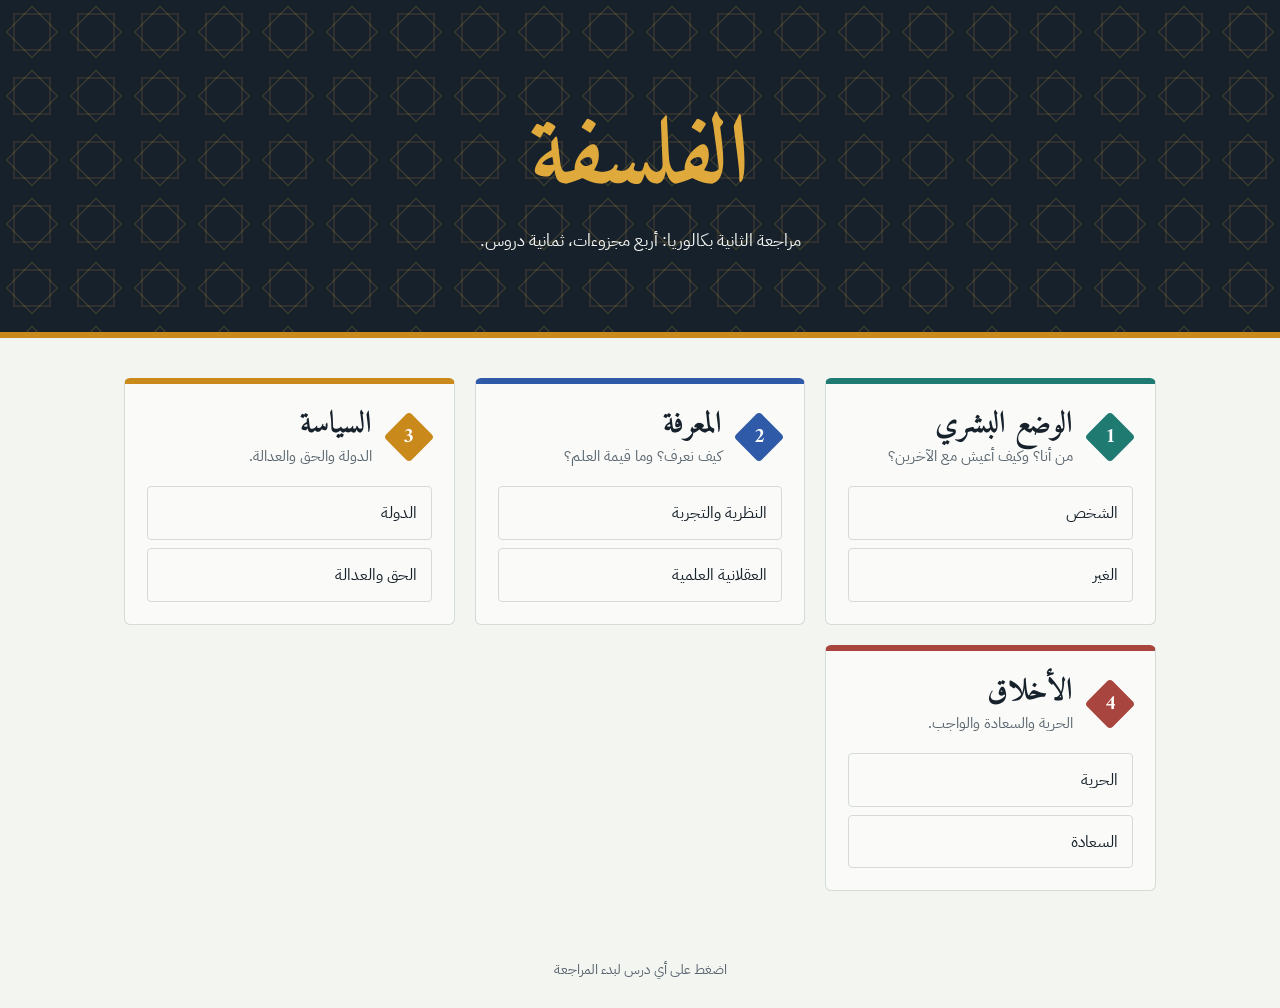
<file: index.html>
<!doctype html><html lang="ar" dir="rtl"><head><meta charset="utf-8">
<meta name="viewport" content="width=device-width,initial-scale=1"><title>الفلسفة · الثانية بكالوريا</title>
<link rel="preconnect" href="https://fonts.googleapis.com"><link href="https://fonts.googleapis.com/css2?family=Amiri:wght@400;700&family=IBM+Plex+Sans+Arabic:wght@400;500;600;700&display=swap" rel="stylesheet"><link rel="stylesheet" href="assets/site.css"><link rel="stylesheet" href="assets/home.css"></head>
<body><header class="hero"><div class="wrap"><h1>الفلسفة</h1><p class="lede">مراجعة الثانية بكالوريا: أربع مجزوءات، ثمانية دروس.</p></div></header>
<main class="wrap"><div id="units"></div></main><footer>اضغط على أي درس لبدء المراجعة</footer>
<script src="assets/config.js"></script><script src="assets/app.js"></script></body></html>
</file>
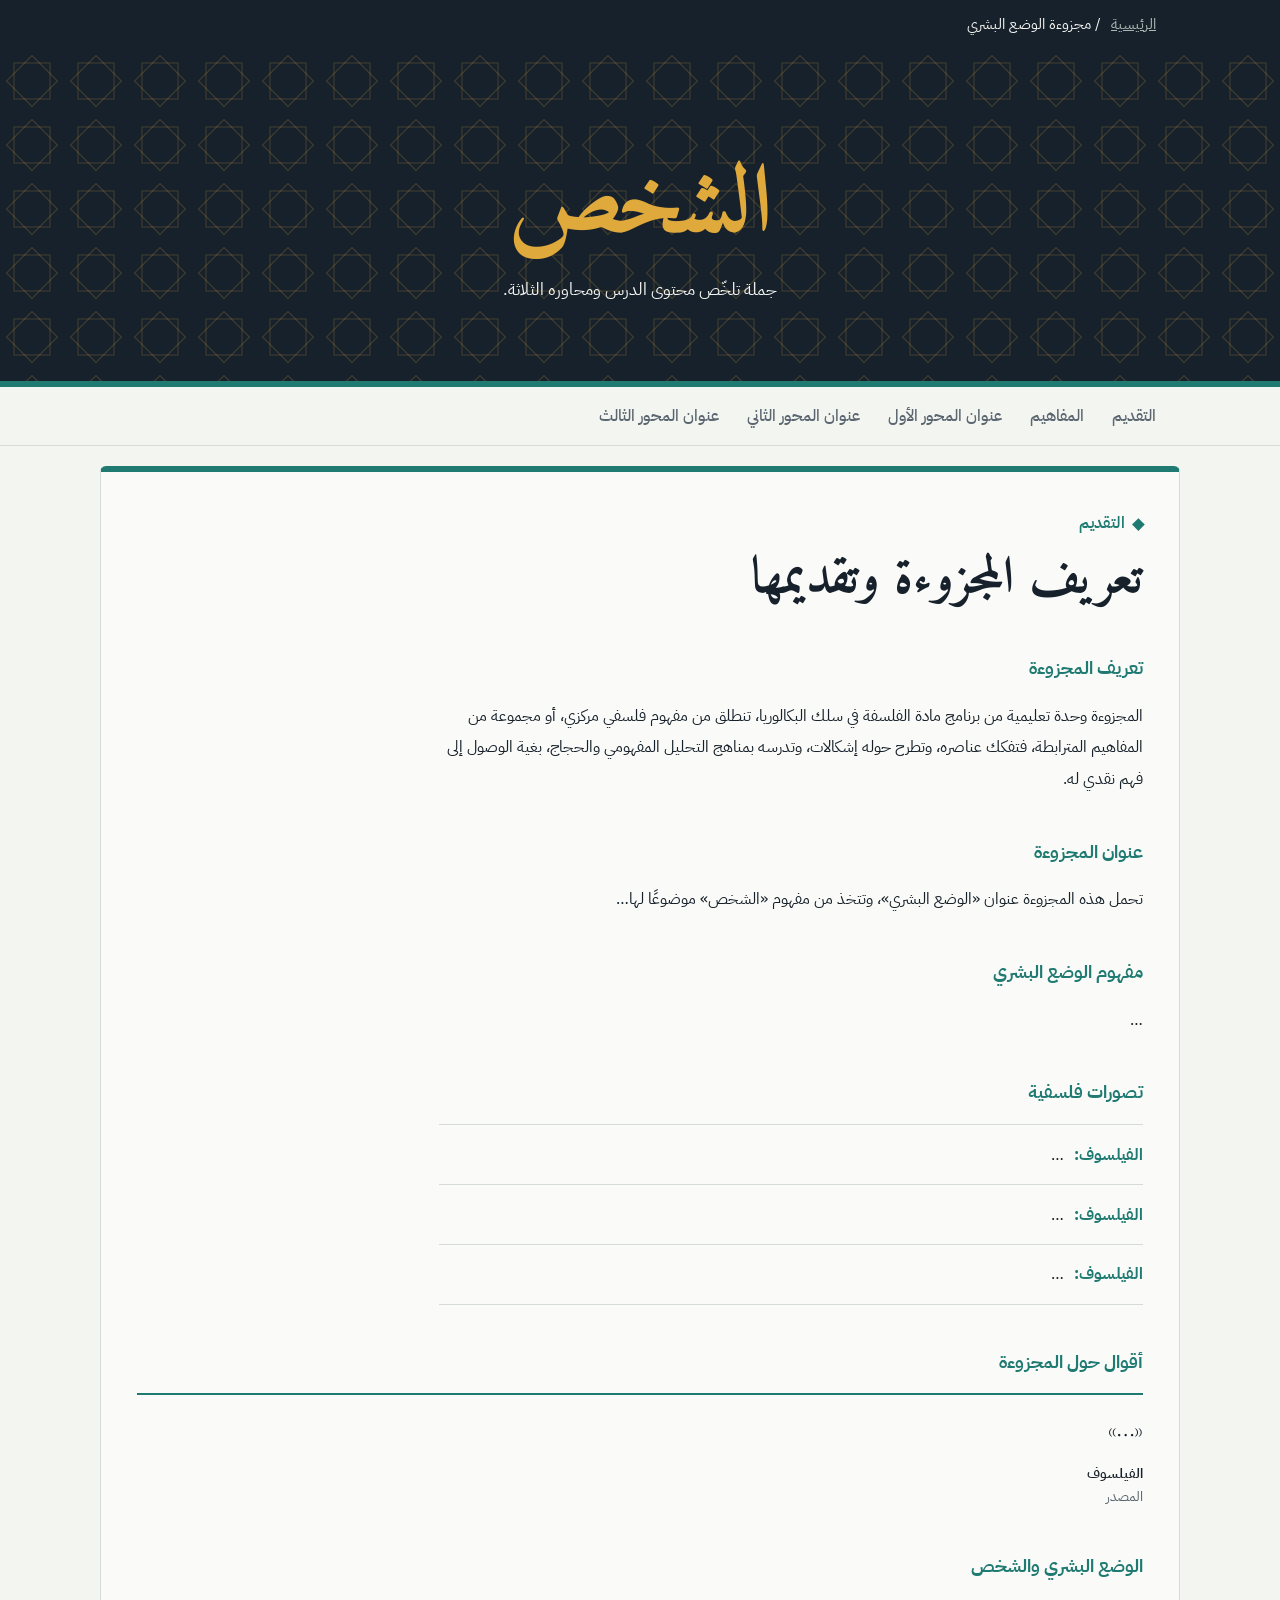
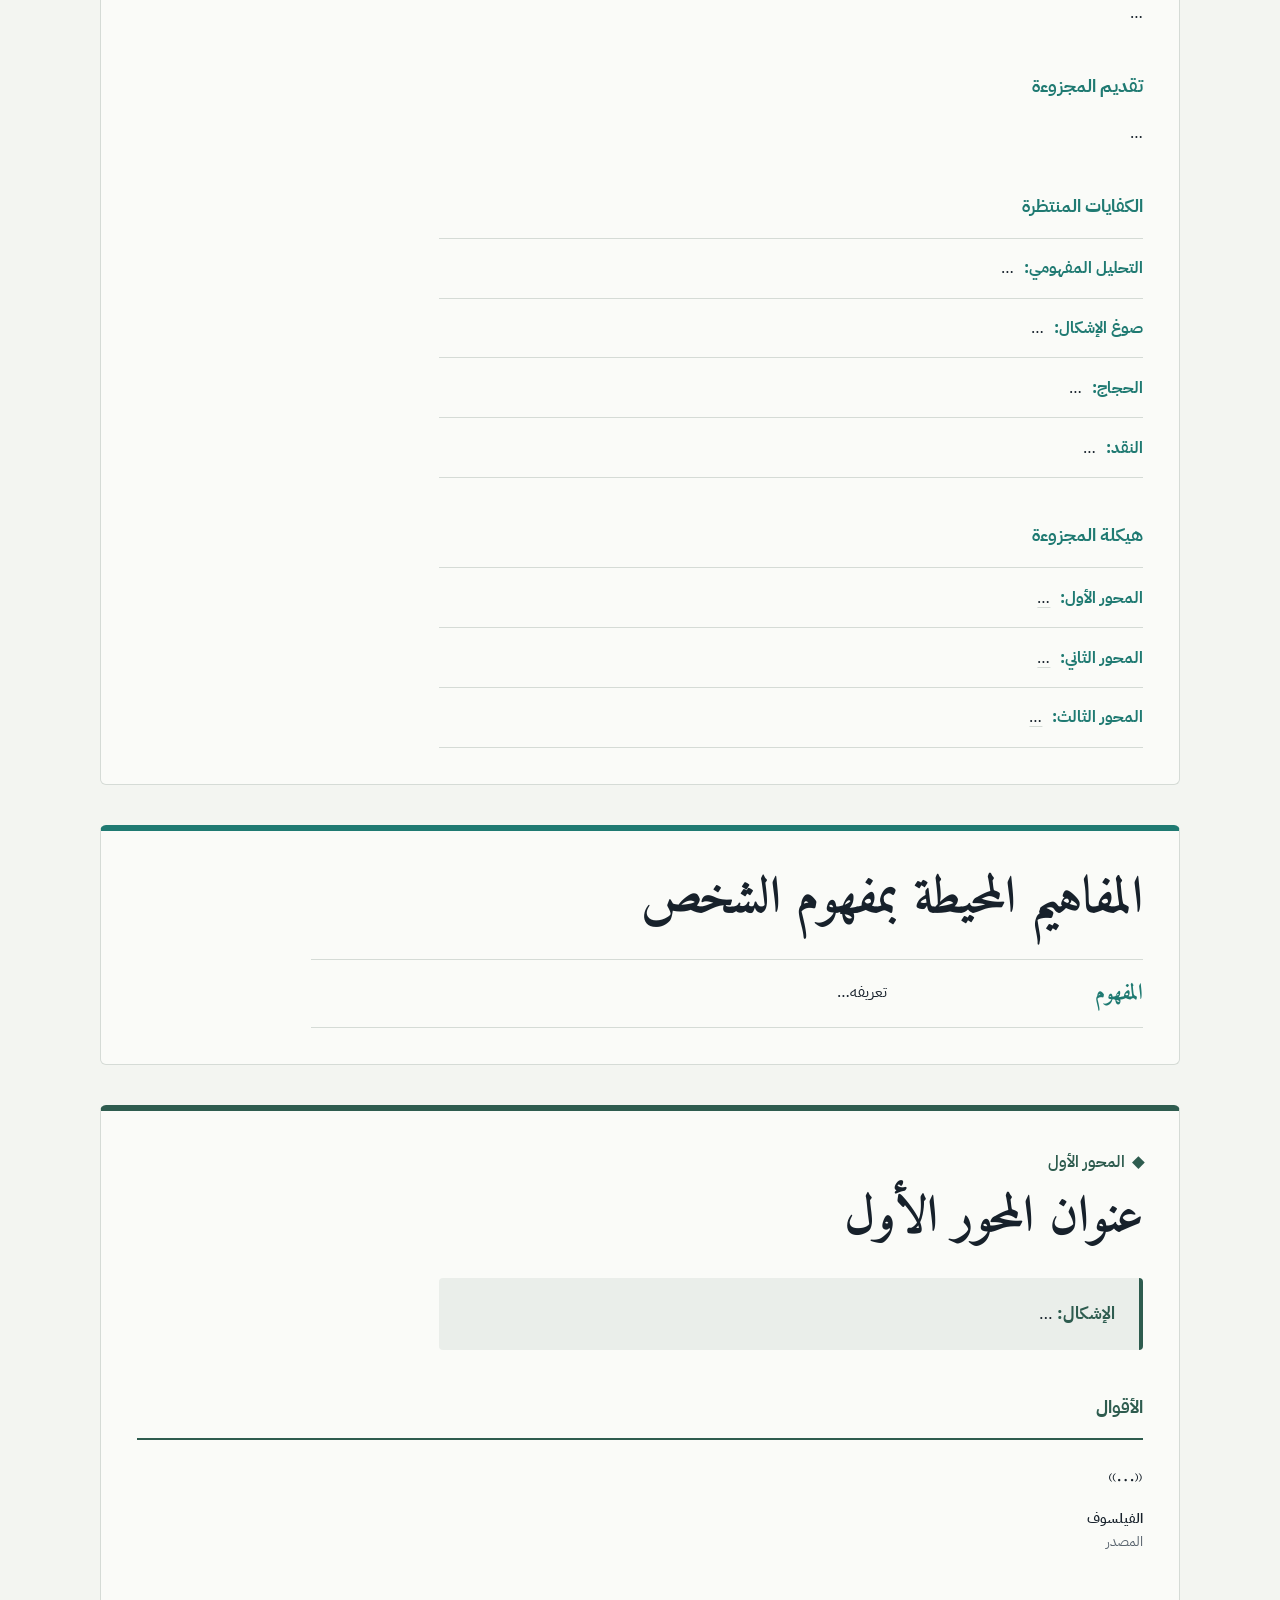
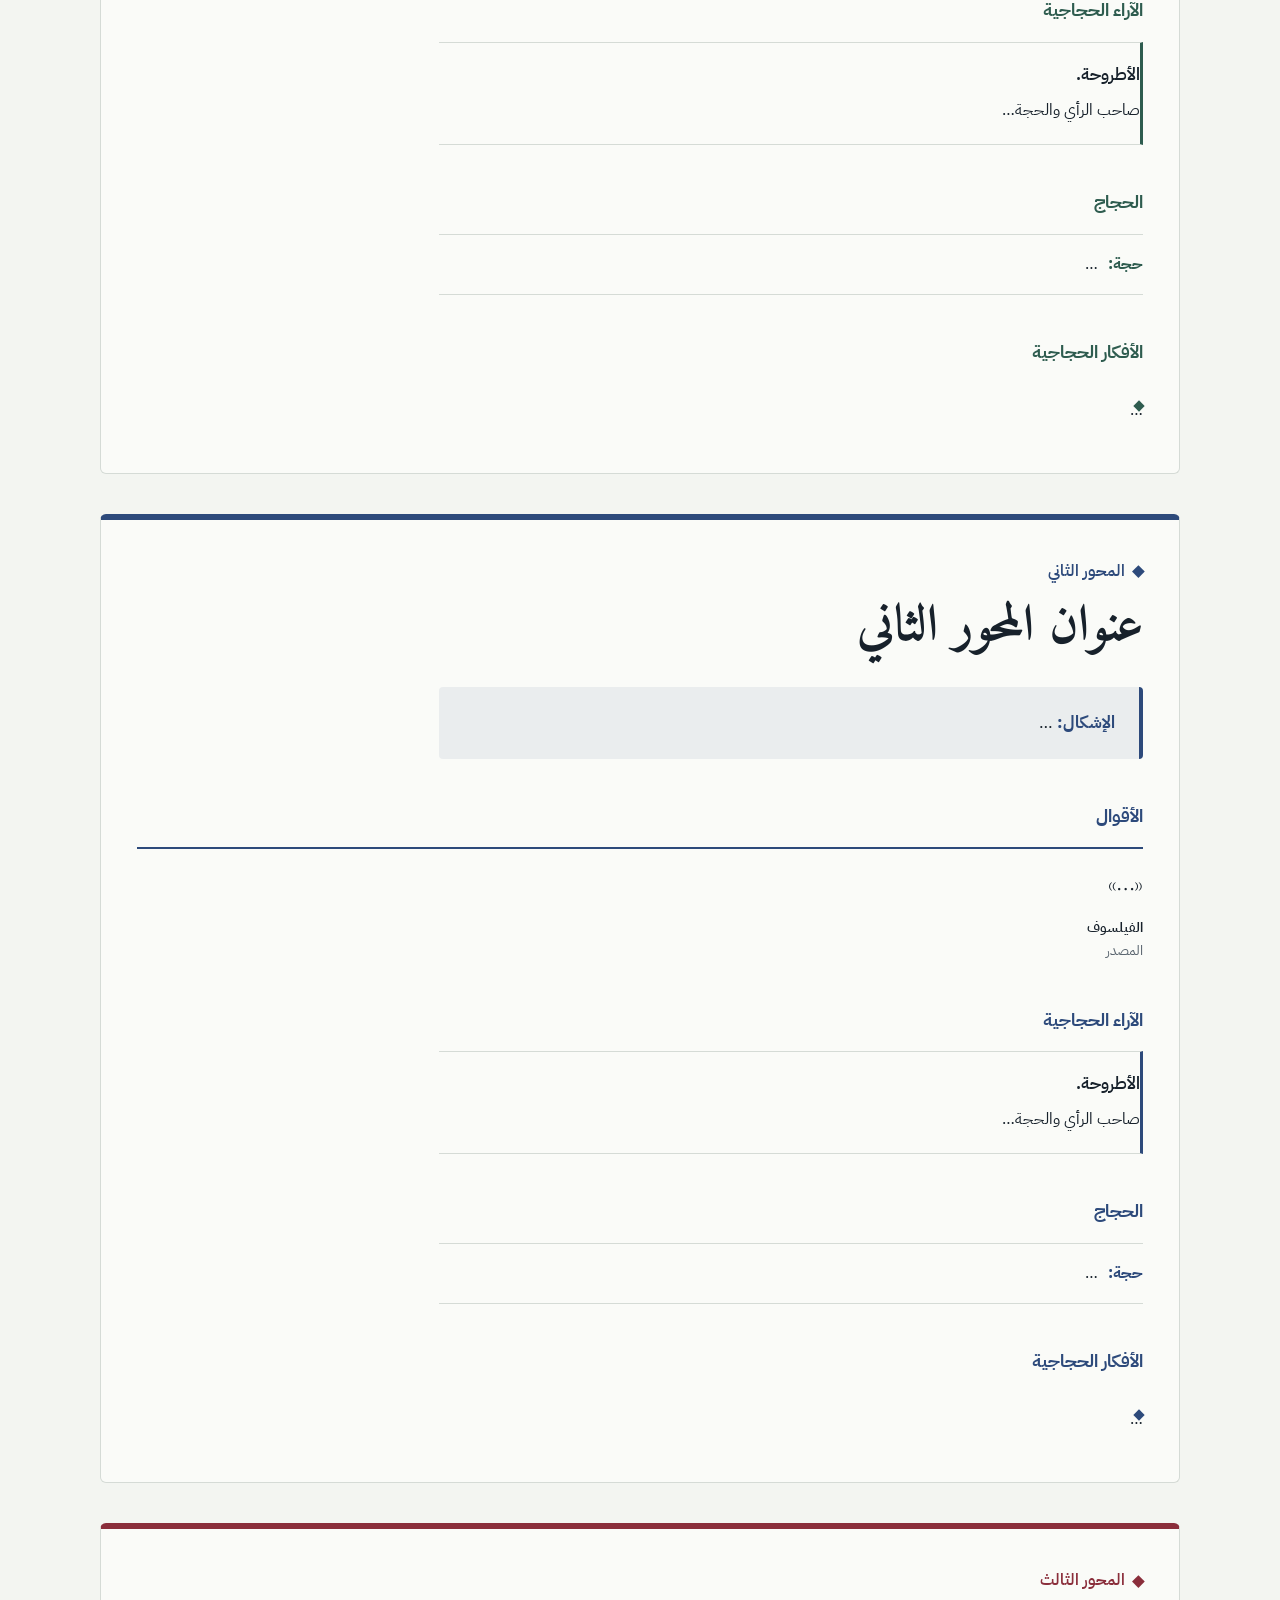
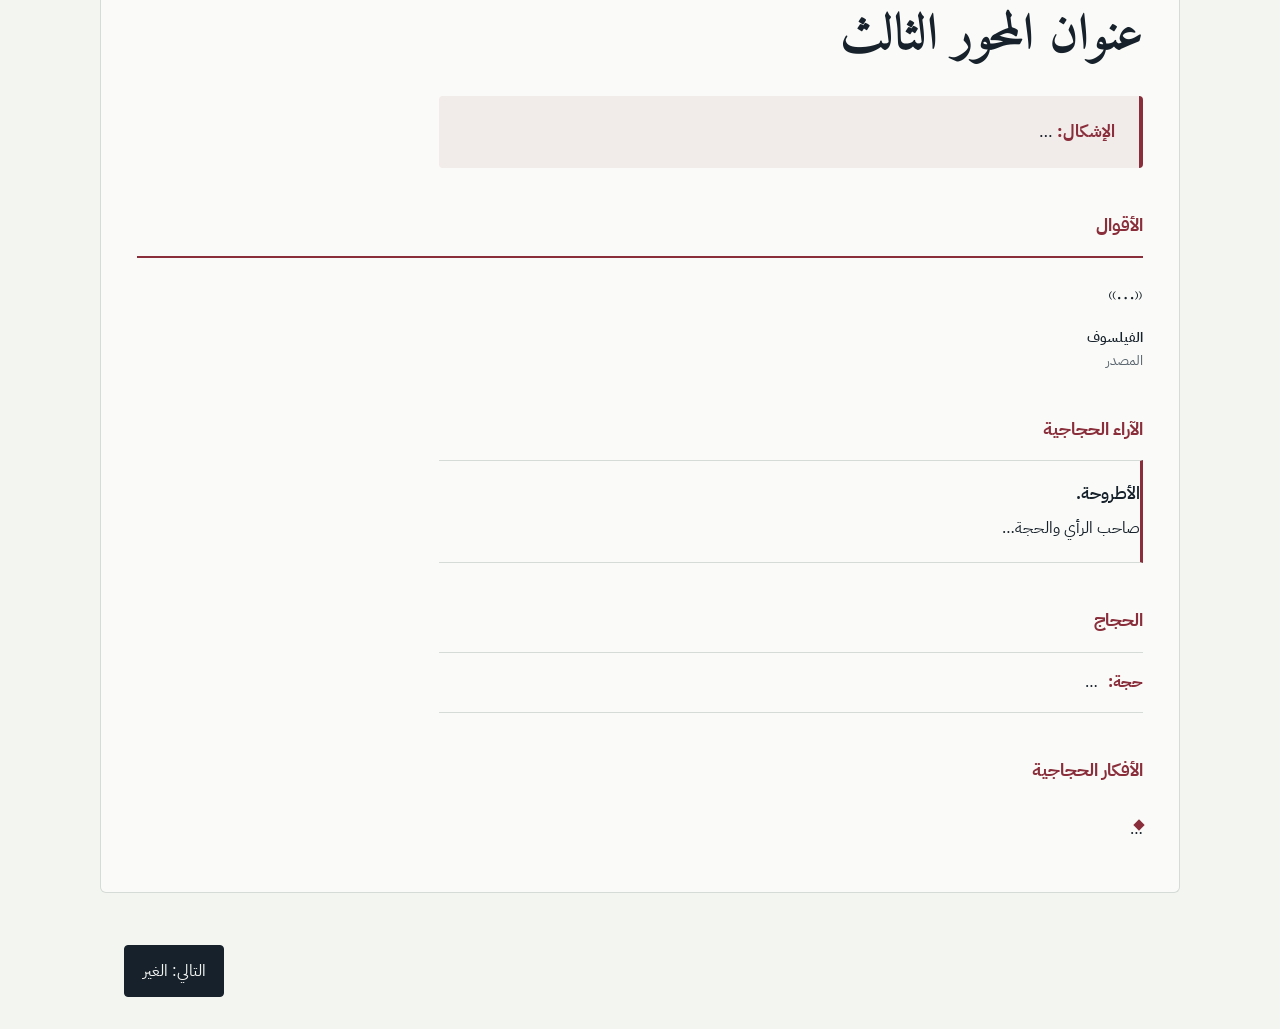
<file: lesson.html>
<!doctype html><html lang="ar" dir="rtl"><head><meta charset="utf-8">
<meta name="viewport" content="width=device-width,initial-scale=1"><title>الدرس</title>
<link rel="preconnect" href="https://fonts.googleapis.com"><link href="https://fonts.googleapis.com/css2?family=Amiri:wght@400;700&family=IBM+Plex+Sans+Arabic:wght@400;500;600;700&display=swap" rel="stylesheet"><link rel="stylesheet" href="assets/site.css"></head>
<body><div class="sitebar"><div class="wrap"><a href="index.html">الرئيسية</a><span id="crumb"></span></div></div>
<div id="page"><p class="wrap">جارٍ التحميل…</p></div><div class="wrap pager" id="pager"></div>
<script src="assets/config.js"></script><script src="assets/app.js"></script></body></html>
</file>
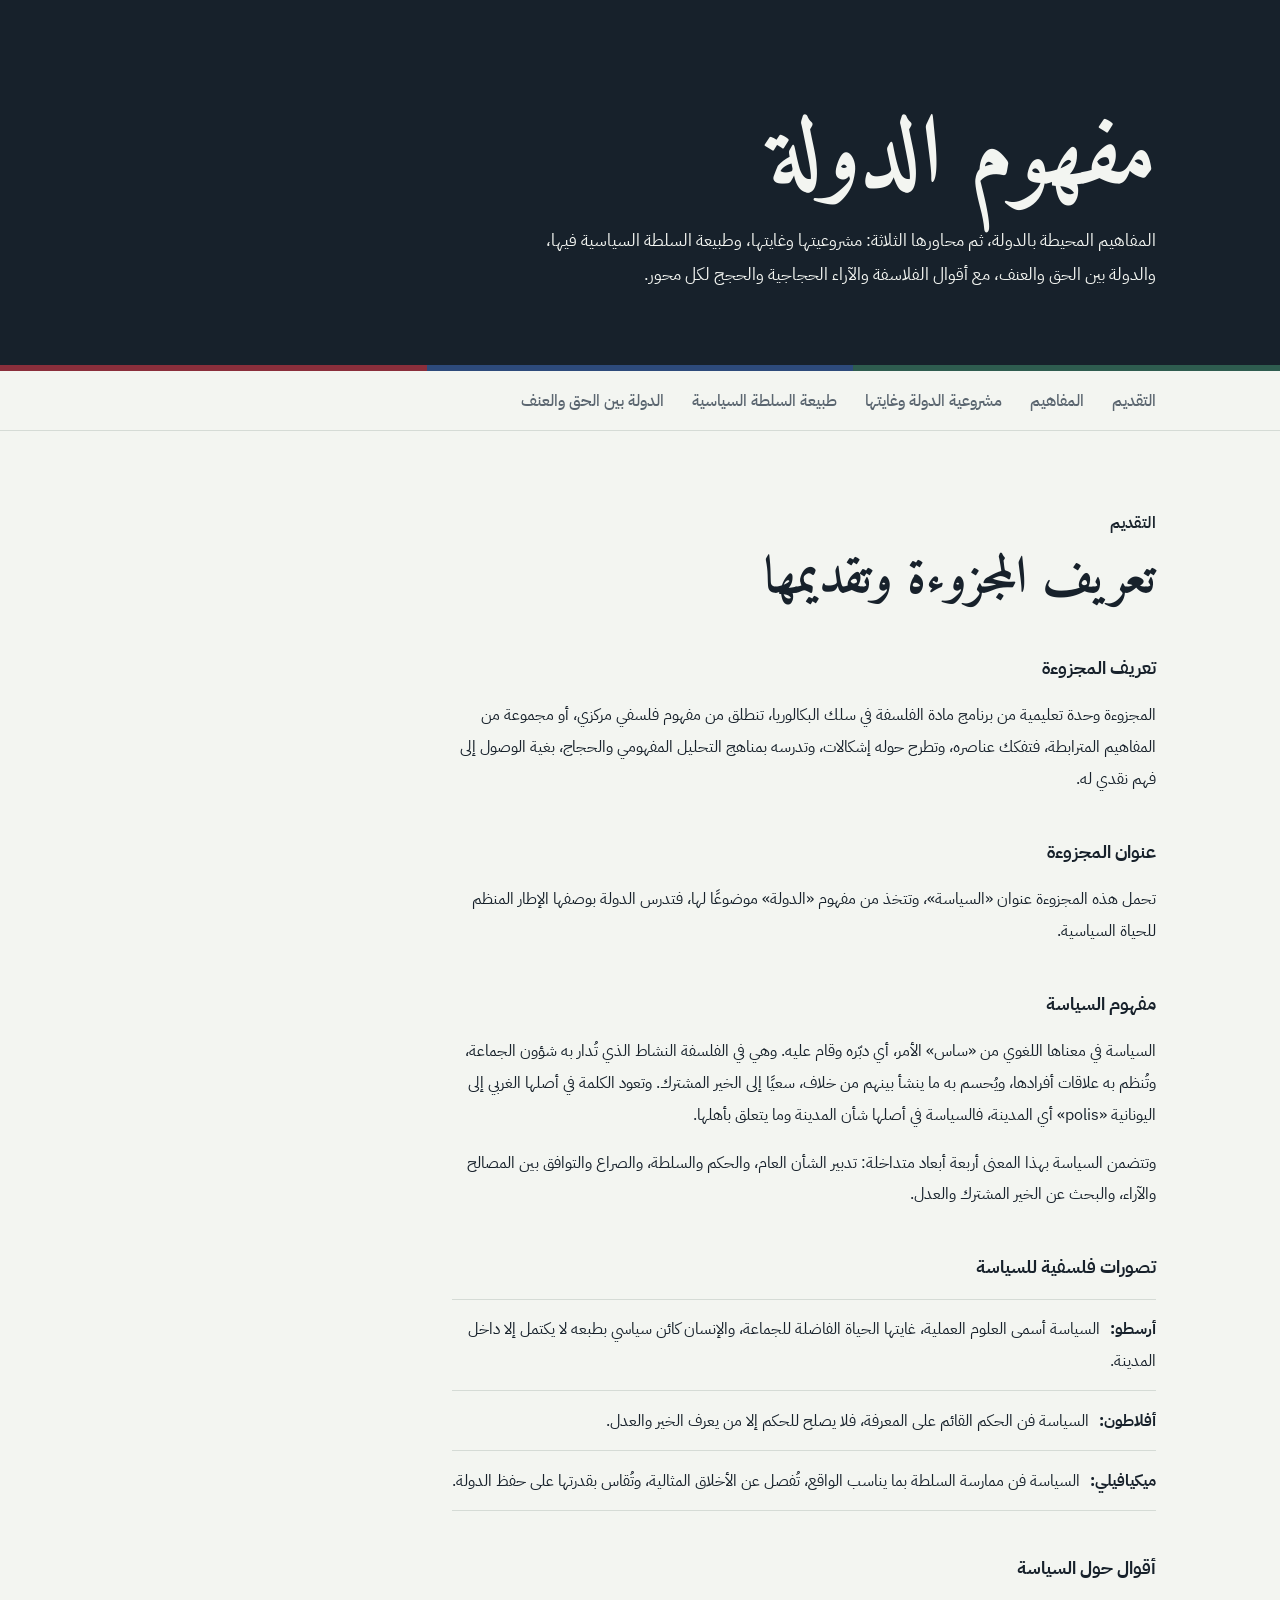
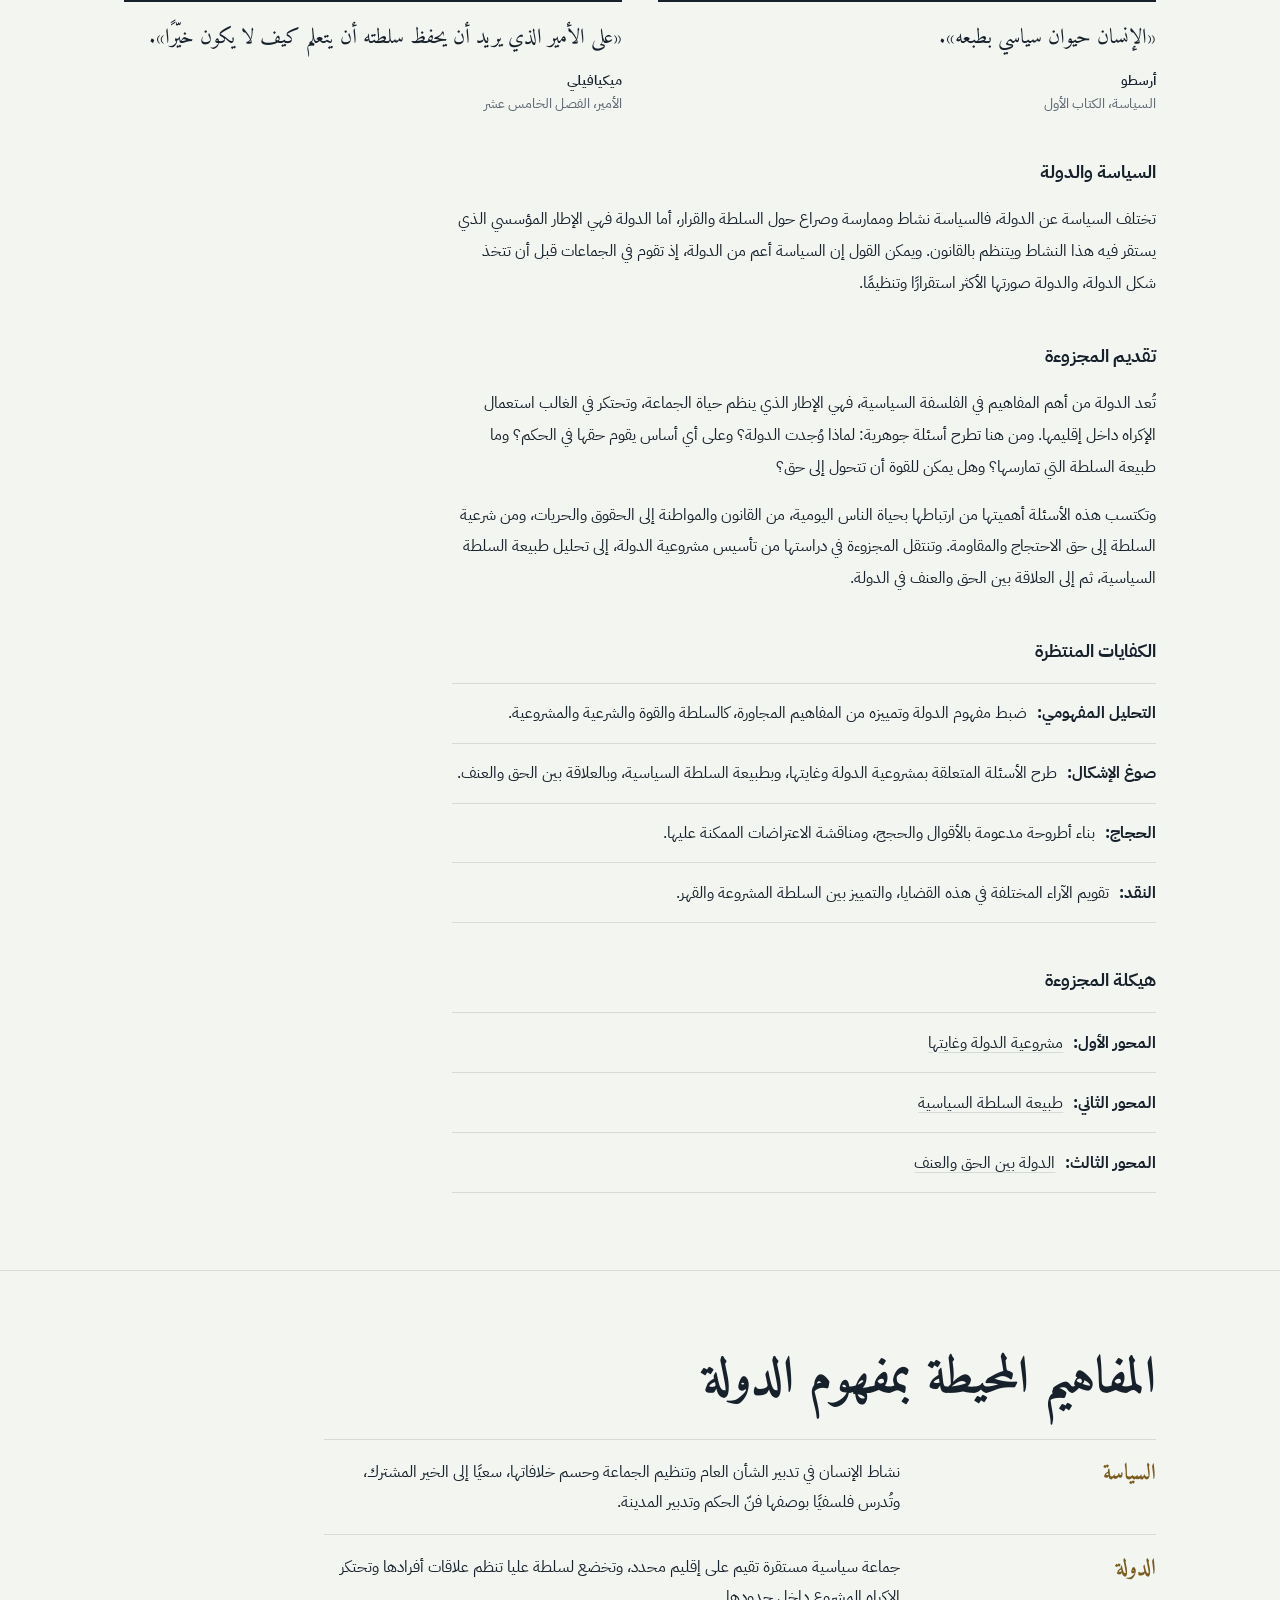
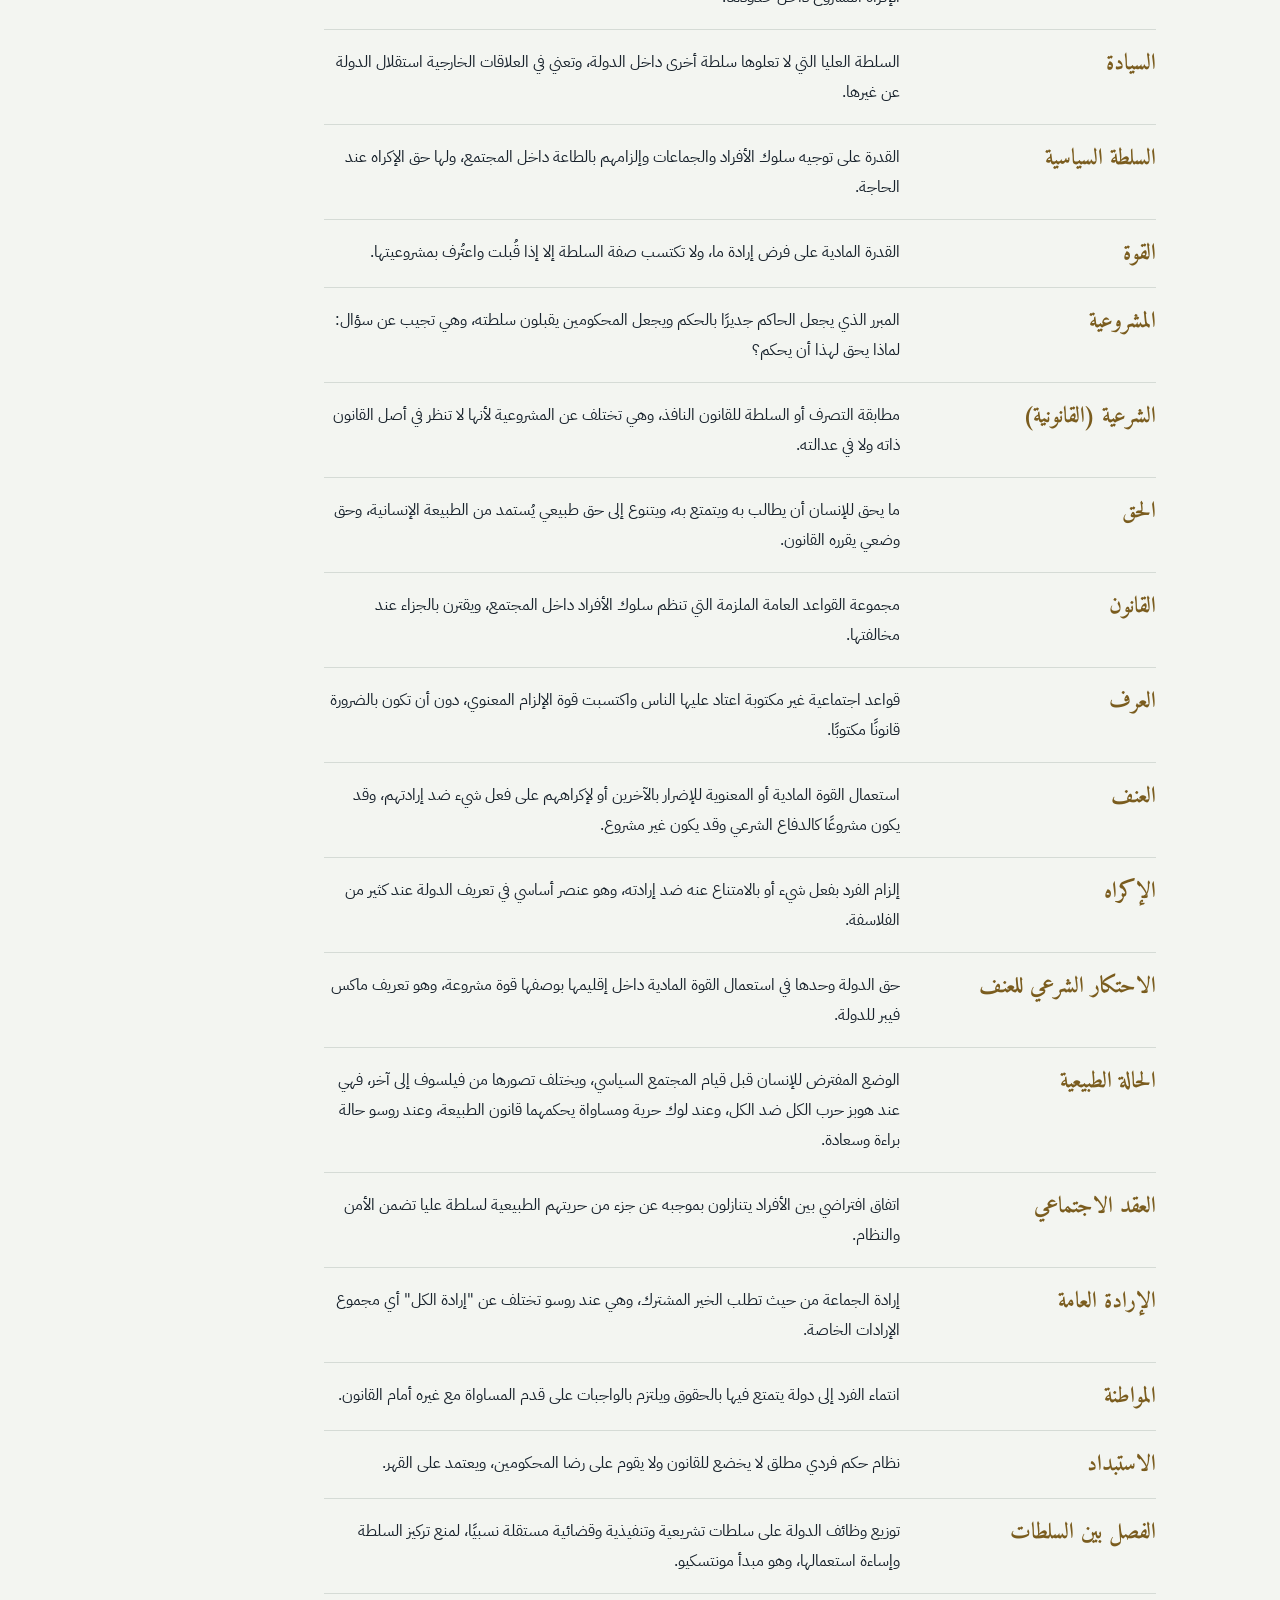
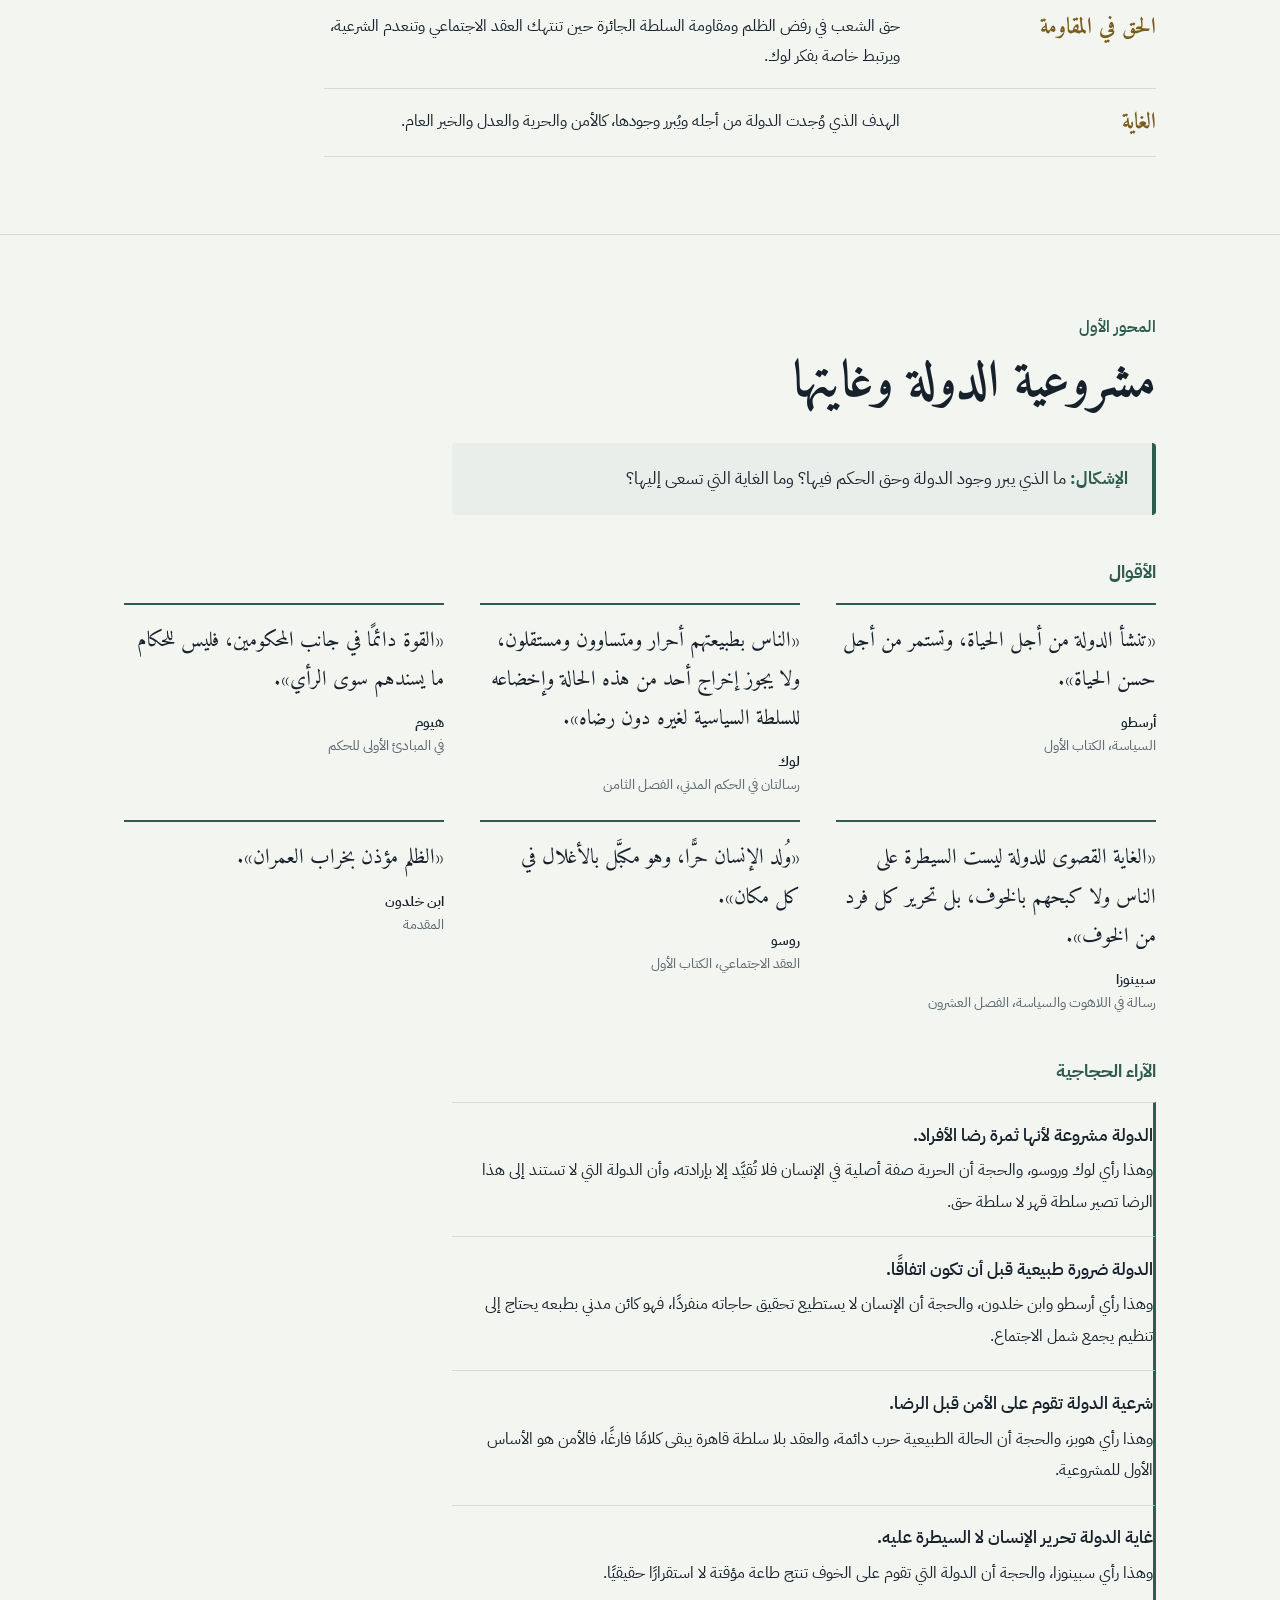
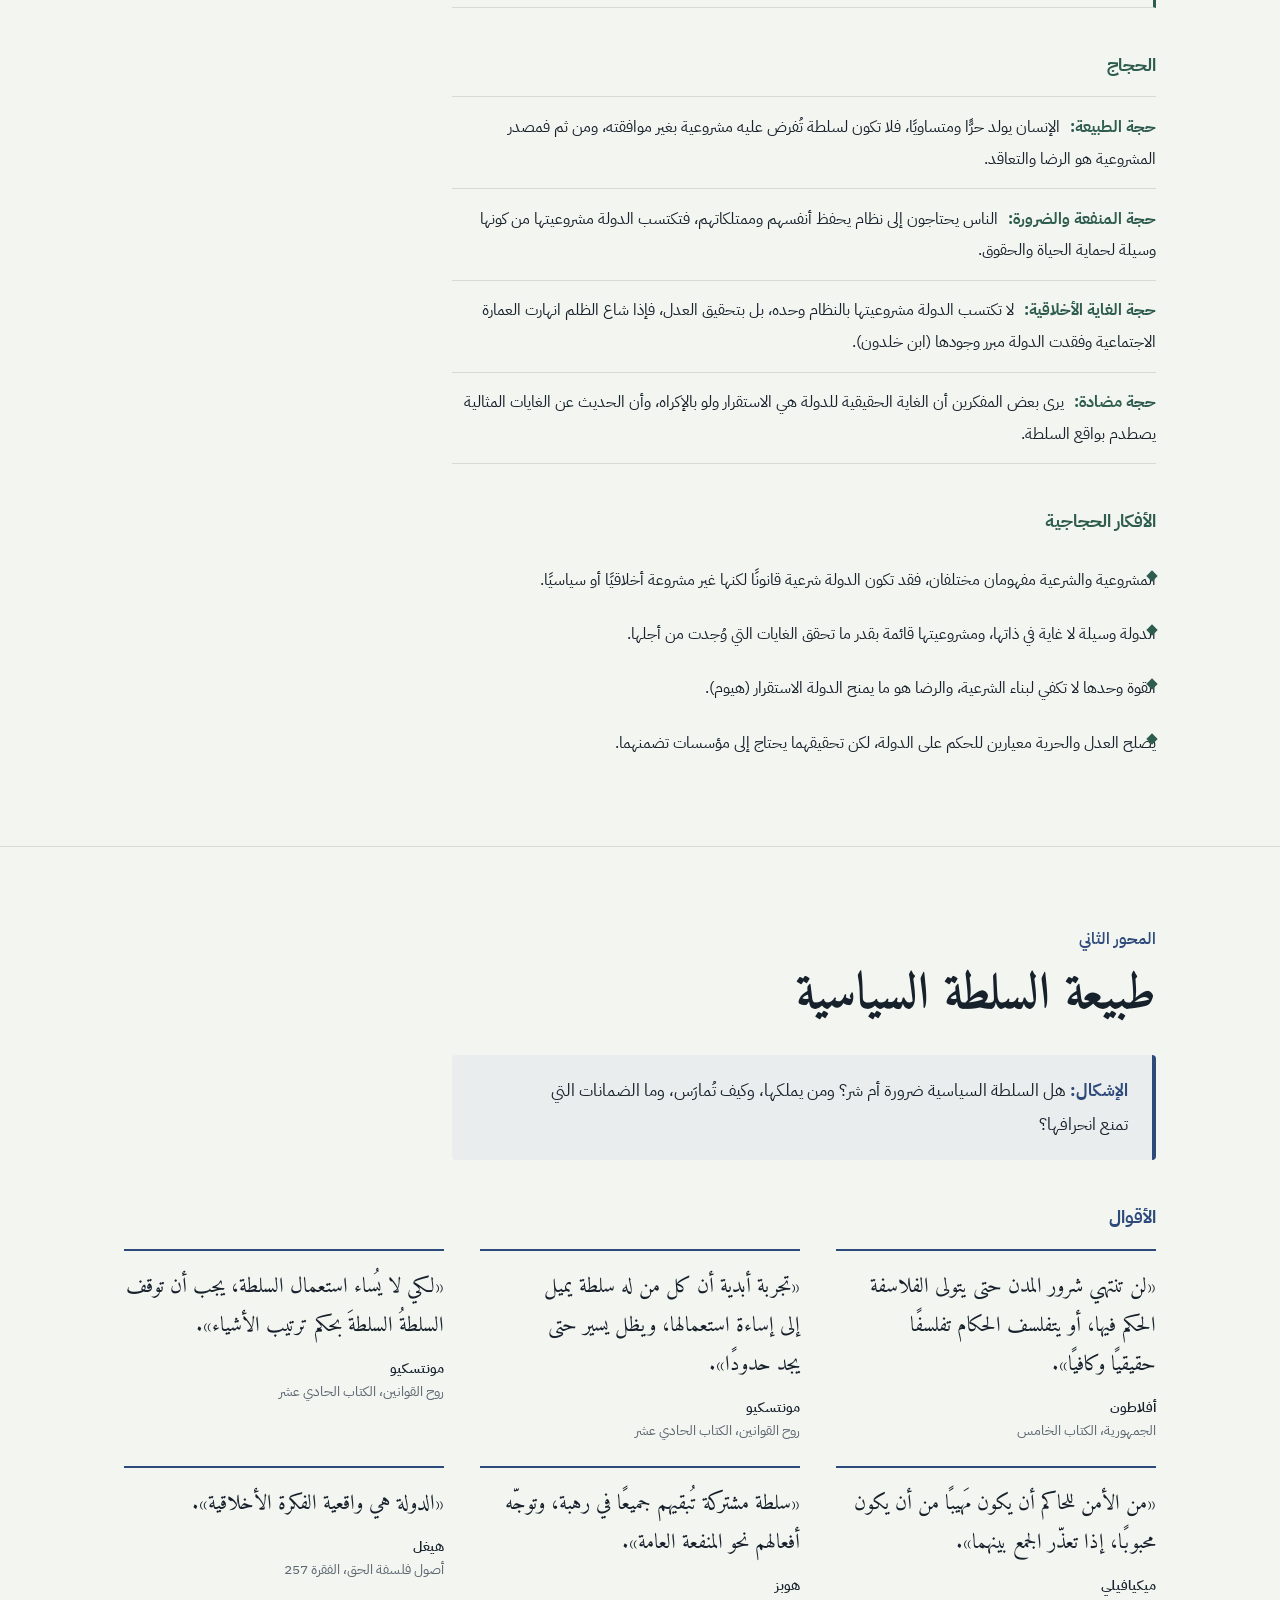
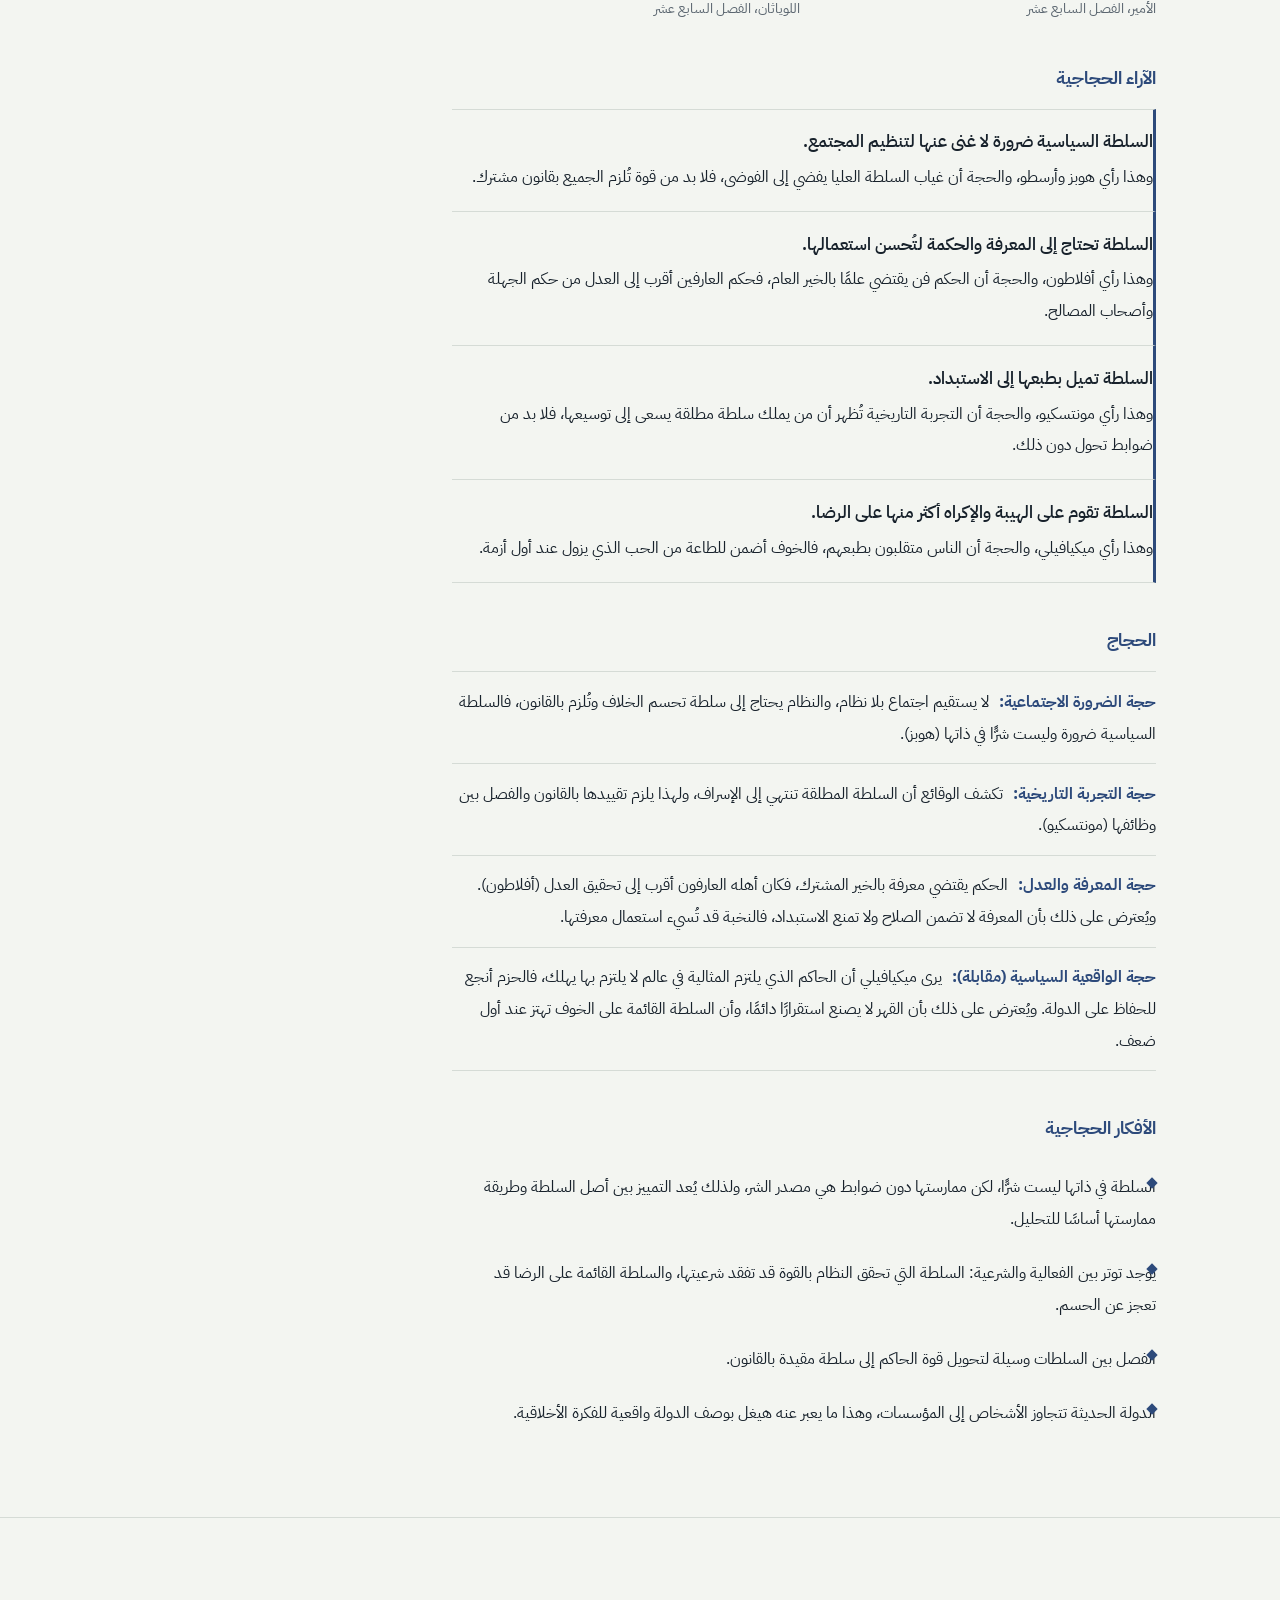
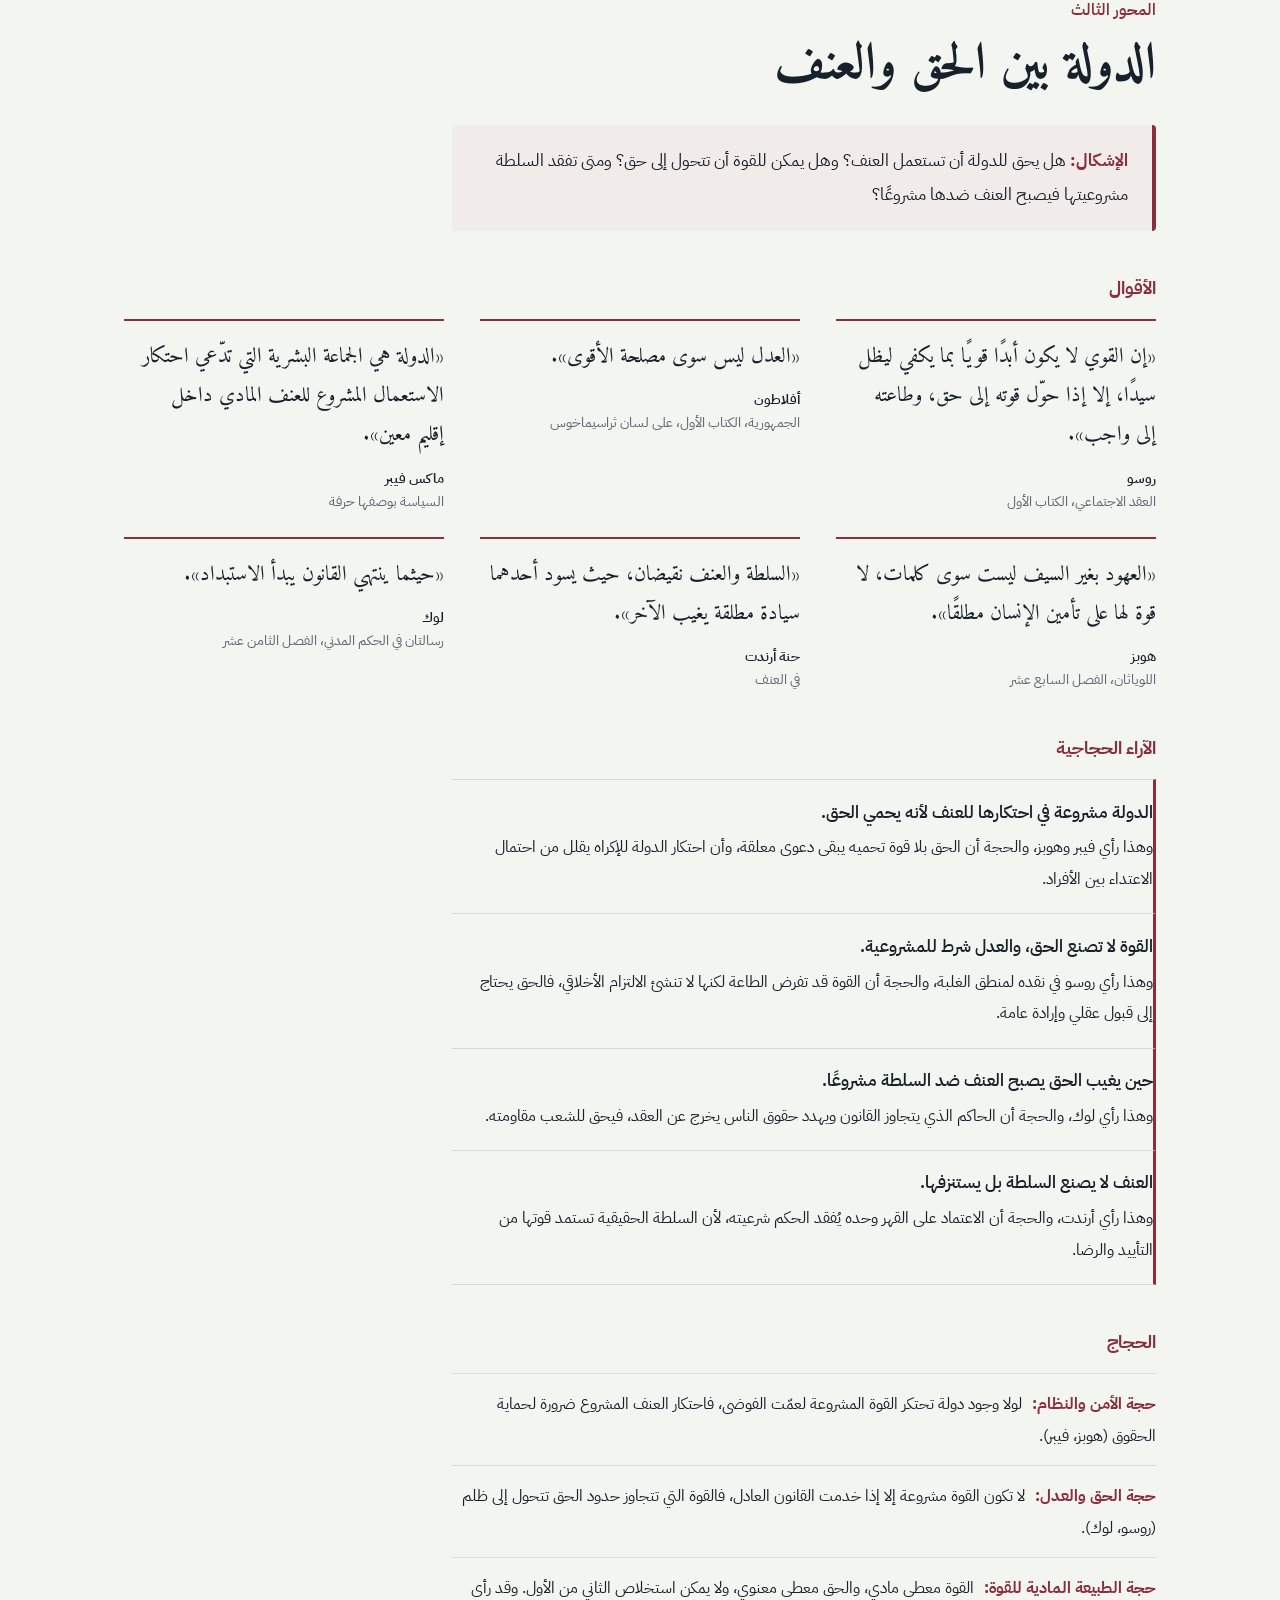
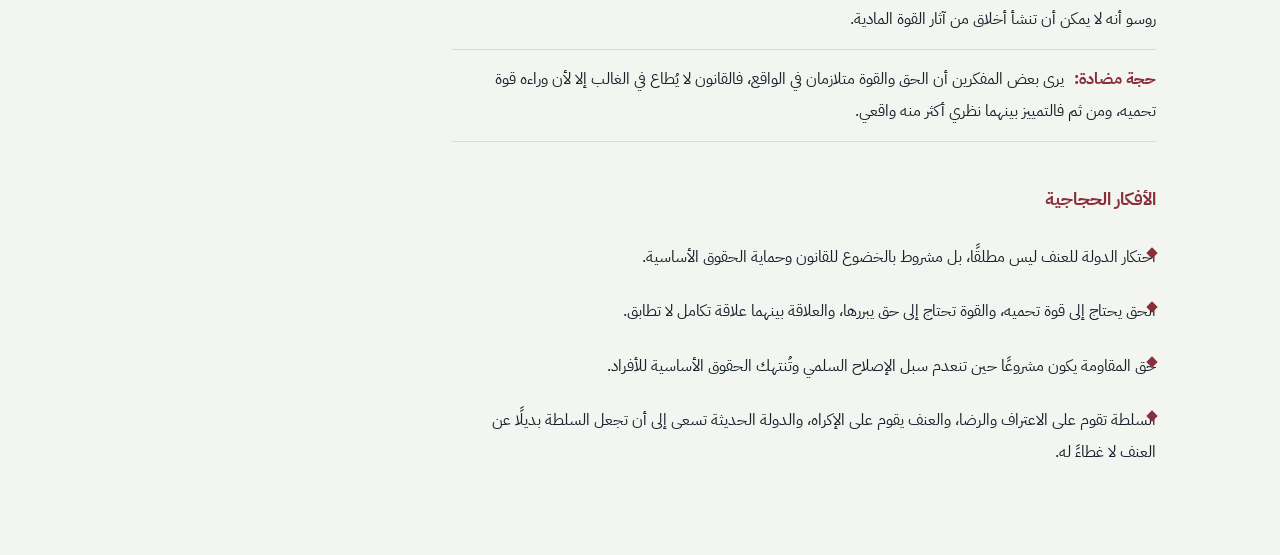
<file: content/u3-s1.html>
<!DOCTYPE html>
<html lang="ar" dir="rtl">
<head>
<meta charset="UTF-8">
<meta name="viewport" content="width=device-width, initial-scale=1">
<title>مجزوءة السياسة: مفهوم الدولة</title>
<link rel="preconnect" href="https://fonts.googleapis.com">
<link rel="preconnect" href="https://fonts.gstatic.com" crossorigin>
<link href="https://fonts.googleapis.com/css2?family=Amiri:ital,wght@0,400;0,700;1,400;1,700&family=IBM+Plex+Sans+Arabic:wght@400;500;600;700&display=swap" rel="stylesheet">
<style>
:root {
  color-scheme: light;
  --paper: #f3f5f1;
  --surface: #fafbf8;
  --ink: #17212b;
  --muted: #5b6670;
  --rule: #d5dbd6;
  --brass: #7a5c1e;
  --pine: #2e5c4f;
  --indigo: #2d4a7b;
  --oxblood: #8a2e3b;
  --hero-bg: #17212b;
  --hero-ink: #f3f5f1;
  --hero-muted: #aab6b0;
  --serif: "Amiri", "Traditional Arabic", "Times New Roman", serif;
  --sans: "IBM Plex Sans Arabic", "Segoe UI", Tahoma, Arial, sans-serif;
}

@media (prefers-color-scheme: dark) {
  :root {
    color-scheme: dark;
    --paper: #0f1517;
    --surface: #151d20;
    --ink: #e4eae5;
    --muted: #98a5a0;
    --rule: #29353a;
    --brass: #d4ac60;
    --pine: #85c1ad;
    --indigo: #a4b9ea;
    --oxblood: #e5919e;
    --hero-bg: #1a2427;
    --hero-ink: #e4eae5;
    --hero-muted: #98a5a0;
  }
}

* { box-sizing: border-box; }

html { scroll-padding-top: 4.5rem; }

@media (prefers-reduced-motion: no-preference) {
  html { scroll-behavior: smooth; }
}

body {
  margin: 0;
  background: var(--paper);
  color: var(--ink);
  font-family: var(--sans);
  font-size: 1.02rem;
  line-height: 1.95;
  -webkit-font-smoothing: antialiased;
}

p { margin: 0 0 1rem; text-wrap: pretty; }

a:focus-visible {
  outline: 2px solid currentColor;
  outline-offset: 3px;
  border-radius: 2px;
}

.wrap {
  max-width: 1080px;
  margin-inline: auto;
  padding-inline: 1.5rem;
}

/* Hero */
.hero {
  position: relative;
  background: var(--hero-bg);
  color: var(--hero-ink);
  padding: clamp(3.5rem, 9vw, 6.5rem) 0 clamp(3rem, 7vw, 5rem);
}

/* Three segments, one per axis of the unit */
.hero::after {
  content: "";
  position: absolute;
  inset-inline: 0;
  bottom: 0;
  height: 6px;
  background: linear-gradient(
    to left,
    var(--pine) 0 33.33%,
    var(--indigo) 33.33% 66.66%,
    var(--oxblood) 66.66%
  );
}

.hero h1 {
  font-family: var(--serif);
  font-weight: 700;
  font-size: clamp(3.2rem, 9vw, 6rem);
  line-height: 1.15;
  margin: 0 0 0.6rem;
}

.hero .lede {
  max-width: 40rem;
  font-size: 1.08rem;
  margin: 0;
}

/* Navigation */
.topnav {
  position: sticky;
  top: 0;
  z-index: 10;
  background: var(--paper);
  border-bottom: 1px solid var(--rule);
}

.topnav ul {
  list-style: none;
  margin: 0;
  padding: 0;
  display: flex;
  gap: 1.75rem;
  overflow-x: auto;
  scrollbar-width: none;
}

.topnav .wrap { padding-block: 0.85rem; }

.topnav a {
  text-decoration: none;
  color: var(--muted);
  white-space: nowrap;
  padding-block: 0.25rem;
  border-bottom: 2px solid transparent;
  font-weight: 500;
}

.topnav a:hover,
.topnav a:focus-visible {
  color: var(--ink);
  border-bottom-color: var(--ink);
}

/* Sections */
.block {
  padding: clamp(3rem, 6vw, 5rem) 0;
  border-bottom: 1px solid var(--rule);
  scroll-margin-top: 4rem;
}

.block:last-of-type { border-bottom: 0; }

.axis-1 { --axis: var(--pine); }
.axis-2 { --axis: var(--indigo); }
.axis-3 { --axis: var(--oxblood); }
.concepts-block { --axis: var(--brass); }

.kicker {
  margin: 0 0 0.5rem;
  font-weight: 600;
  color: var(--axis);
  font-size: 0.98rem;
}

h2 {
  font-family: var(--serif);
  font-weight: 700;
  font-size: clamp(2.1rem, 5vw, 3.2rem);
  line-height: 1.25;
  margin: 0 0 1.75rem;
}

h3 {
  font-size: 1.12rem;
  font-weight: 700;
  color: var(--axis);
  margin: 2.75rem 0 1.1rem;
  line-height: 1.5;
}

/* Problem statement */
.problem {
  max-width: 44rem;
  border-inline-start: 4px solid var(--axis);
  background: color-mix(in srgb, var(--axis) 8%, var(--surface));
  padding: 1.2rem 1.5rem;
  border-radius: 4px;
  margin: 0;
}

.problem p { margin: 0; font-size: 1.08rem; }

.problem strong { color: var(--axis); }

/* Quotes */
.quotes {
  list-style: none;
  margin: 0;
  padding: 0;
  display: grid;
  grid-template-columns: repeat(auto-fit, minmax(min(100%, 300px), 1fr));
  gap: 1.5rem 2.25rem;
}

.quotes li {
  border-top: 2px solid var(--axis);
  padding-top: 1rem;
}

.qtext {
  font-family: var(--serif);
  font-size: 1.32rem;
  line-height: 1.85;
  margin: 0 0 0.75rem;
}

.qsrc {
  font-size: 0.9rem;
  color: var(--muted);
  line-height: 1.6;
  margin: 0;
}

.qsrc b {
  color: var(--ink);
  font-weight: 600;
}

/* Arguments (theses) */
.theses,
.args,
.ideas {
  list-style: none;
  margin: 0;
  padding: 0;
  max-width: 44rem;
}

.theses li {
  padding: 1.15rem 0 1.15rem 1.25rem;
  border-bottom: 1px solid var(--rule);
  border-inline-start: 3px solid var(--axis);
}

.theses li:first-child { border-top: 1px solid var(--rule); }

.theses strong {
  display: block;
  font-size: 1.06rem;
  font-weight: 600;
  margin-bottom: 0.35rem;
  line-height: 1.6;
}

.theses p { margin: 0; }

/* Argumentation */
.args li {
  padding: 0.85rem 0;
  border-bottom: 1px solid var(--rule);
}

.args li:first-child { border-top: 1px solid var(--rule); }

.label {
  color: var(--axis);
  font-weight: 700;
  margin-inline-end: 0.35rem;
  white-space: nowrap;
}

/* Ideas */
.ideas li {
  position: relative;
  padding: 0.7rem 0 0.7rem 1.5rem;
}

.ideas li::before {
  content: "";
  position: absolute;
  inset-inline-start: 0;
  top: 1.2rem;
  width: 0.5rem;
  height: 0.5rem;
  background: var(--axis);
  transform: rotate(45deg);
}

/* Concepts */
.concepts {
  margin: 0;
  max-width: 52rem;
}

.concept {
  display: grid;
  grid-template-columns: minmax(10rem, 14rem) 1fr;
  gap: 0.5rem 2rem;
  padding: 1.05rem 0;
  border-bottom: 1px solid var(--rule);
}

.concept:first-child { border-top: 1px solid var(--rule); }

.concept dt {
  font-family: var(--serif);
  font-weight: 700;
  font-size: 1.4rem;
  line-height: 1.5;
  color: var(--axis);
}

.concept dd {
  margin: 0;
  line-height: 1.85;
}

/* Introduction */
.intro-block { --axis: var(--ink); }

.prose { max-width: 44rem; }

.args a {
  color: inherit;
  text-decoration-color: var(--rule);
  text-underline-offset: 4px;
}

@media (max-width: 640px) {
  .concept {
    grid-template-columns: 1fr;
    gap: 0.2rem;
  }
  .concept dt { font-size: 1.25rem; }
}

@media print {
  body { background: #fff; color: #000; }
  .topnav { display: none; }
  .hero { background: none; color: #000; }
  .hero::after { display: none; }
  .hero .lede { color: #333; }
}
</style>
</head>
<body>

<header class="hero">
  <div class="wrap">
    <h1>مفهوم الدولة</h1>
    <p class="lede">المفاهيم المحيطة بالدولة، ثم محاورها الثلاثة: مشروعيتها وغايتها، وطبيعة السلطة السياسية فيها، والدولة بين الحق والعنف، مع أقوال الفلاسفة والآراء الحجاجية والحجج لكل محور.</p>
  </div>
</header>

<nav class="topnav" aria-label="التنقل داخل الصفحة">
  <div class="wrap">
    <ul>
      <li><a href="#intro">التقديم</a></li>
      <li><a href="#concepts">المفاهيم</a></li>
      <li><a href="#axis-1">مشروعية الدولة وغايتها</a></li>
      <li><a href="#axis-2">طبيعة السلطة السياسية</a></li>
      <li><a href="#axis-3">الدولة بين الحق والعنف</a></li>
    </ul>
  </div>
</nav>

<main>

<!-- ============ INTRODUCTION ============ -->
<section id="intro" class="block intro-block">
  <div class="wrap">
    <p class="kicker">التقديم</p>
    <h2>تعريف المجزوءة وتقديمها</h2>

    <h3>تعريف المجزوءة</h3>
    <div class="prose">
      <p>المجزوءة وحدة تعليمية من برنامج مادة الفلسفة في سلك البكالوريا، تنطلق من مفهوم فلسفي مركزي، أو مجموعة من المفاهيم المترابطة، فتفكك عناصره، وتطرح حوله إشكالات، وتدرسه بمناهج التحليل المفهومي والحجاج، بغية الوصول إلى فهم نقدي له.</p>
    </div>

    <h3>عنوان المجزوءة</h3>
    <div class="prose">
      <p>تحمل هذه المجزوءة عنوان «السياسة»، وتتخذ من مفهوم «الدولة» موضوعًا لها، فتدرس الدولة بوصفها الإطار المنظم للحياة السياسية.</p>
    </div>

    <h3>مفهوم السياسة</h3>
    <div class="prose">
      <p>السياسة في معناها اللغوي من «ساس» الأمر، أي دبّره وقام عليه. وهي في الفلسفة النشاط الذي تُدار به شؤون الجماعة، وتُنظم به علاقات أفرادها، ويُحسم به ما ينشأ بينهم من خلاف، سعيًا إلى الخير المشترك. وتعود الكلمة في أصلها الغربي إلى اليونانية «polis» أي المدينة، فالسياسة في أصلها شأن المدينة وما يتعلق بأهلها.</p>
      <p>وتتضمن السياسة بهذا المعنى أربعة أبعاد متداخلة: تدبير الشأن العام، والحكم والسلطة، والصراع والتوافق بين المصالح والآراء، والبحث عن الخير المشترك والعدل.</p>
    </div>

    <h3>تصورات فلسفية للسياسة</h3>
    <ul class="args">
      <li><span class="label">أرسطو:</span> السياسة أسمى العلوم العملية، غايتها الحياة الفاضلة للجماعة، والإنسان كائن سياسي بطبعه لا يكتمل إلا داخل المدينة.</li>
      <li><span class="label">أفلاطون:</span> السياسة فن الحكم القائم على المعرفة، فلا يصلح للحكم إلا من يعرف الخير والعدل.</li>
      <li><span class="label">ميكيافيلي:</span> السياسة فن ممارسة السلطة بما يناسب الواقع، تُفصل عن الأخلاق المثالية، وتُقاس بقدرتها على حفظ الدولة.</li>
    </ul>

    <h3>أقوال حول السياسة</h3>
    <ol class="quotes">
      <li>
        <p class="qtext">«الإنسان حيوان سياسي بطبعه».</p>
        <p class="qsrc"><b>أرسطو</b><br>السياسة، الكتاب الأول</p>
      </li>
      <li>
        <p class="qtext">«على الأمير الذي يريد أن يحفظ سلطته أن يتعلم كيف لا يكون خيّرًا».</p>
        <p class="qsrc"><b>ميكيافيلي</b><br>الأمير، الفصل الخامس عشر</p>
      </li>
    </ol>

    <h3>السياسة والدولة</h3>
    <div class="prose">
      <p>تختلف السياسة عن الدولة، فالسياسة نشاط وممارسة وصراع حول السلطة والقرار، أما الدولة فهي الإطار المؤسسي الذي يستقر فيه هذا النشاط ويتنظم بالقانون. ويمكن القول إن السياسة أعم من الدولة، إذ تقوم في الجماعات قبل أن تتخذ شكل الدولة، والدولة صورتها الأكثر استقرارًا وتنظيمًا.</p>
    </div>

    <h3>تقديم المجزوءة</h3>
    <div class="prose">
      <p>تُعد الدولة من أهم المفاهيم في الفلسفة السياسية، فهي الإطار الذي ينظم حياة الجماعة، وتحتكر في الغالب استعمال الإكراه داخل إقليمها. ومن هنا تطرح أسئلة جوهرية: لماذا وُجدت الدولة؟ وعلى أي أساس يقوم حقها في الحكم؟ وما طبيعة السلطة التي تمارسها؟ وهل يمكن للقوة أن تتحول إلى حق؟</p>
      <p>وتكتسب هذه الأسئلة أهميتها من ارتباطها بحياة الناس اليومية، من القانون والمواطنة إلى الحقوق والحريات، ومن شرعية السلطة إلى حق الاحتجاج والمقاومة. وتنتقل المجزوءة في دراستها من تأسيس مشروعية الدولة، إلى تحليل طبيعة السلطة السياسية، ثم إلى العلاقة بين الحق والعنف في الدولة.</p>
    </div>

    <h3>الكفايات المنتظرة</h3>
    <ul class="args">
      <li><span class="label">التحليل المفهومي:</span> ضبط مفهوم الدولة وتمييزه من المفاهيم المجاورة، كالسلطة والقوة والشرعية والمشروعية.</li>
      <li><span class="label">صوغ الإشكال:</span> طرح الأسئلة المتعلقة بمشروعية الدولة وغايتها، وبطبيعة السلطة السياسية، وبالعلاقة بين الحق والعنف.</li>
      <li><span class="label">الحجاج:</span> بناء أطروحة مدعومة بالأقوال والحجج، ومناقشة الاعتراضات الممكنة عليها.</li>
      <li><span class="label">النقد:</span> تقويم الآراء المختلفة في هذه القضايا، والتمييز بين السلطة المشروعة والقهر.</li>
    </ul>

    <h3>هيكلة المجزوءة</h3>
    <ul class="args">
      <li><span class="label">المحور الأول:</span> <a href="#axis-1">مشروعية الدولة وغايتها</a></li>
      <li><span class="label">المحور الثاني:</span> <a href="#axis-2">طبيعة السلطة السياسية</a></li>
      <li><span class="label">المحور الثالث:</span> <a href="#axis-3">الدولة بين الحق والعنف</a></li>
    </ul>
  </div>
</section>

<!-- ============ CONCEPTS ============ -->
<section id="concepts" class="block concepts-block">
  <div class="wrap">
    <h2>المفاهيم المحيطة بمفهوم الدولة</h2>
    <dl class="concepts">
      <div class="concept"><dt>السياسة</dt><dd>نشاط الإنسان في تدبير الشأن العام وتنظيم الجماعة وحسم خلافاتها، سعيًا إلى الخير المشترك، وتُدرس فلسفيًا بوصفها فنّ الحكم وتدبير المدينة.</dd></div>
      <div class="concept"><dt>الدولة</dt><dd>جماعة سياسية مستقرة تقيم على إقليم محدد، وتخضع لسلطة عليا تنظم علاقات أفرادها وتحتكر الإكراه المشروع داخل حدودها.</dd></div>
      <div class="concept"><dt>السيادة</dt><dd>السلطة العليا التي لا تعلوها سلطة أخرى داخل الدولة، وتعني في العلاقات الخارجية استقلال الدولة عن غيرها.</dd></div>
      <div class="concept"><dt>السلطة السياسية</dt><dd>القدرة على توجيه سلوك الأفراد والجماعات وإلزامهم بالطاعة داخل المجتمع، ولها حق الإكراه عند الحاجة.</dd></div>
      <div class="concept"><dt>القوة</dt><dd>القدرة المادية على فرض إرادة ما، ولا تكتسب صفة السلطة إلا إذا قُبلت واعتُرف بمشروعيتها.</dd></div>
      <div class="concept"><dt>المشروعية</dt><dd>المبرر الذي يجعل الحاكم جديرًا بالحكم ويجعل المحكومين يقبلون سلطته، وهي تجيب عن سؤال: لماذا يحق لهذا أن يحكم؟</dd></div>
      <div class="concept"><dt>الشرعية (القانونية)</dt><dd>مطابقة التصرف أو السلطة للقانون النافذ، وهي تختلف عن المشروعية لأنها لا تنظر في أصل القانون ذاته ولا في عدالته.</dd></div>
      <div class="concept"><dt>الحق</dt><dd>ما يحق للإنسان أن يطالب به ويتمتع به، ويتنوع إلى حق طبيعي يُستمد من الطبيعة الإنسانية، وحق وضعي يقرره القانون.</dd></div>
      <div class="concept"><dt>القانون</dt><dd>مجموعة القواعد العامة الملزمة التي تنظم سلوك الأفراد داخل المجتمع، ويقترن بالجزاء عند مخالفتها.</dd></div>
      <div class="concept"><dt>العرف</dt><dd>قواعد اجتماعية غير مكتوبة اعتاد عليها الناس واكتسبت قوة الإلزام المعنوي، دون أن تكون بالضرورة قانونًا مكتوبًا.</dd></div>
      <div class="concept"><dt>العنف</dt><dd>استعمال القوة المادية أو المعنوية للإضرار بالآخرين أو لإكراههم على فعل شيء ضد إرادتهم، وقد يكون مشروعًا كالدفاع الشرعي وقد يكون غير مشروع.</dd></div>
      <div class="concept"><dt>الإكراه</dt><dd>إلزام الفرد بفعل شيء أو بالامتناع عنه ضد إرادته، وهو عنصر أساسي في تعريف الدولة عند كثير من الفلاسفة.</dd></div>
      <div class="concept"><dt>الاحتكار الشرعي للعنف</dt><dd>حق الدولة وحدها في استعمال القوة المادية داخل إقليمها بوصفها قوة مشروعة، وهو تعريف ماكس فيبر للدولة.</dd></div>
      <div class="concept"><dt>الحالة الطبيعية</dt><dd>الوضع المفترض للإنسان قبل قيام المجتمع السياسي، ويختلف تصورها من فيلسوف إلى آخر، فهي عند هوبز حرب الكل ضد الكل، وعند لوك حرية ومساواة يحكمهما قانون الطبيعة، وعند روسو حالة براءة وسعادة.</dd></div>
      <div class="concept"><dt>العقد الاجتماعي</dt><dd>اتفاق افتراضي بين الأفراد يتنازلون بموجبه عن جزء من حريتهم الطبيعية لسلطة عليا تضمن الأمن والنظام.</dd></div>
      <div class="concept"><dt>الإرادة العامة</dt><dd>إرادة الجماعة من حيث تطلب الخير المشترك، وهي عند روسو تختلف عن "إرادة الكل" أي مجموع الإرادات الخاصة.</dd></div>
      <div class="concept"><dt>المواطنة</dt><dd>انتماء الفرد إلى دولة يتمتع فيها بالحقوق ويلتزم بالواجبات على قدم المساواة مع غيره أمام القانون.</dd></div>
      <div class="concept"><dt>الاستبداد</dt><dd>نظام حكم فردي مطلق لا يخضع للقانون ولا يقوم على رضا المحكومين، ويعتمد على القهر.</dd></div>
      <div class="concept"><dt>الفصل بين السلطات</dt><dd>توزيع وظائف الدولة على سلطات تشريعية وتنفيذية وقضائية مستقلة نسبيًا، لمنع تركيز السلطة وإساءة استعمالها، وهو مبدأ مونتسكيو.</dd></div>
      <div class="concept"><dt>الحق في المقاومة</dt><dd>حق الشعب في رفض الظلم ومقاومة السلطة الجائرة حين تنتهك العقد الاجتماعي وتنعدم الشرعية، ويرتبط خاصة بفكر لوك.</dd></div>
      <div class="concept"><dt>الغاية</dt><dd>الهدف الذي وُجدت الدولة من أجله ويُبرر وجودها، كالأمن والحرية والعدل والخير العام.</dd></div>
    </dl>
  </div>
</section>

<!-- ============ AXIS 1 ============ -->
<section id="axis-1" class="block axis-1">
  <div class="wrap">
    <p class="kicker">المحور الأول</p>
    <h2>مشروعية الدولة وغايتها</h2>

    <div class="problem">
      <p><strong>الإشكال:</strong> ما الذي يبرر وجود الدولة وحق الحكم فيها؟ وما الغاية التي تسعى إليها؟</p>
    </div>

    <h3>الأقوال</h3>
    <ol class="quotes">
      <li>
        <p class="qtext">«تنشأ الدولة من أجل الحياة، وتستمر من أجل حسن الحياة».</p>
        <p class="qsrc"><b>أرسطو</b><br>السياسة، الكتاب الأول</p>
      </li>
      <li>
        <p class="qtext">«الناس بطبيعتهم أحرار ومتساوون ومستقلون، ولا يجوز إخراج أحد من هذه الحالة وإخضاعه للسلطة السياسية لغيره دون رضاه».</p>
        <p class="qsrc"><b>لوك</b><br>رسالتان في الحكم المدني، الفصل الثامن</p>
      </li>
      <li>
        <p class="qtext">«القوة دائمًا في جانب المحكومين، فليس للحكام ما يسندهم سوى الرأي».</p>
        <p class="qsrc"><b>هيوم</b><br>في المبادئ الأولى للحكم</p>
      </li>
      <li>
        <p class="qtext">«الغاية القصوى للدولة ليست السيطرة على الناس ولا كبحهم بالخوف، بل تحرير كل فرد من الخوف».</p>
        <p class="qsrc"><b>سبينوزا</b><br>رسالة في اللاهوت والسياسة، الفصل العشرون</p>
      </li>
      <li>
        <p class="qtext">«وُلد الإنسان حرًّا، وهو مكبَّل بالأغلال في كل مكان».</p>
        <p class="qsrc"><b>روسو</b><br>العقد الاجتماعي، الكتاب الأول</p>
      </li>
      <li>
        <p class="qtext">«الظلم مؤذن بخراب العمران».</p>
        <p class="qsrc"><b>ابن خلدون</b><br>المقدمة</p>
      </li>
    </ol>

    <h3>الآراء الحجاجية</h3>
    <ul class="theses">
      <li>
        <strong>الدولة مشروعة لأنها ثمرة رضا الأفراد.</strong>
        <p>وهذا رأي لوك وروسو، والحجة أن الحرية صفة أصلية في الإنسان فلا تُقيَّد إلا بإرادته، وأن الدولة التي لا تستند إلى هذا الرضا تصير سلطة قهر لا سلطة حق.</p>
      </li>
      <li>
        <strong>الدولة ضرورة طبيعية قبل أن تكون اتفاقًا.</strong>
        <p>وهذا رأي أرسطو وابن خلدون، والحجة أن الإنسان لا يستطيع تحقيق حاجاته منفردًا، فهو كائن مدني بطبعه يحتاج إلى تنظيم يجمع شمل الاجتماع.</p>
      </li>
      <li>
        <strong>شرعية الدولة تقوم على الأمن قبل الرضا.</strong>
        <p>وهذا رأي هوبز، والحجة أن الحالة الطبيعية حرب دائمة، والعقد بلا سلطة قاهرة يبقى كلامًا فارغًا، فالأمن هو الأساس الأول للمشروعية.</p>
      </li>
      <li>
        <strong>غاية الدولة تحرير الإنسان لا السيطرة عليه.</strong>
        <p>وهذا رأي سبينوزا، والحجة أن الدولة التي تقوم على الخوف تنتج طاعة مؤقتة لا استقرارًا حقيقيًا.</p>
      </li>
    </ul>

    <h3>الحجاج</h3>
    <ul class="args">
      <li><span class="label">حجة الطبيعة:</span> الإنسان يولد حرًّا ومتساويًا، فلا تكون لسلطة تُفرض عليه مشروعية بغير موافقته، ومن ثم فمصدر المشروعية هو الرضا والتعاقد.</li>
      <li><span class="label">حجة المنفعة والضرورة:</span> الناس يحتاجون إلى نظام يحفظ أنفسهم وممتلكاتهم، فتكتسب الدولة مشروعيتها من كونها وسيلة لحماية الحياة والحقوق.</li>
      <li><span class="label">حجة الغاية الأخلاقية:</span> لا تكتسب الدولة مشروعيتها بالنظام وحده، بل بتحقيق العدل، فإذا شاع الظلم انهارت العمارة الاجتماعية وفقدت الدولة مبرر وجودها (ابن خلدون).</li>
      <li><span class="label">حجة مضادة:</span> يرى بعض المفكرين أن الغاية الحقيقية للدولة هي الاستقرار ولو بالإكراه، وأن الحديث عن الغايات المثالية يصطدم بواقع السلطة.</li>
    </ul>

    <h3>الأفكار الحجاجية</h3>
    <ul class="ideas">
      <li>المشروعية والشرعية مفهومان مختلفان، فقد تكون الدولة شرعية قانونًا لكنها غير مشروعة أخلاقيًا أو سياسيًا.</li>
      <li>الدولة وسيلة لا غاية في ذاتها، ومشروعيتها قائمة بقدر ما تحقق الغايات التي وُجدت من أجلها.</li>
      <li>القوة وحدها لا تكفي لبناء الشرعية، والرضا هو ما يمنح الدولة الاستقرار (هيوم).</li>
      <li>يصلح العدل والحرية معيارين للحكم على الدولة، لكن تحقيقهما يحتاج إلى مؤسسات تضمنهما.</li>
    </ul>
  </div>
</section>

<!-- ============ AXIS 2 ============ -->
<section id="axis-2" class="block axis-2">
  <div class="wrap">
    <p class="kicker">المحور الثاني</p>
    <h2>طبيعة السلطة السياسية</h2>

    <div class="problem">
      <p><strong>الإشكال:</strong> هل السلطة السياسية ضرورة أم شر؟ ومن يملكها، وكيف تُمارَس، وما الضمانات التي تمنع انحرافها؟</p>
    </div>

    <h3>الأقوال</h3>
    <ol class="quotes">
      <li>
        <p class="qtext">«لن تنتهي شرور المدن حتى يتولى الفلاسفة الحكم فيها، أو يتفلسف الحكام تفلسفًا حقيقيًا وكافيًا».</p>
        <p class="qsrc"><b>أفلاطون</b><br>الجمهورية، الكتاب الخامس</p>
      </li>
      <li>
        <p class="qtext">«تجربة أبدية أن كل من له سلطة يميل إلى إساءة استعمالها، ويظل يسير حتى يجد حدودًا».</p>
        <p class="qsrc"><b>مونتسكيو</b><br>روح القوانين، الكتاب الحادي عشر</p>
      </li>
      <li>
        <p class="qtext">«لكي لا يُساء استعمال السلطة، يجب أن توقف السلطةُ السلطةَ بحكم ترتيب الأشياء».</p>
        <p class="qsrc"><b>مونتسكيو</b><br>روح القوانين، الكتاب الحادي عشر</p>
      </li>
      <li>
        <p class="qtext">«من الأمن للحاكم أن يكون مَهيبًا من أن يكون محبوبًا، إذا تعذّر الجمع بينهما».</p>
        <p class="qsrc"><b>ميكيافيلي</b><br>الأمير، الفصل السابع عشر</p>
      </li>
      <li>
        <p class="qtext">«سلطة مشتركة تُبقيهم جميعًا في رهبة، وتوجّه أفعالهم نحو المنفعة العامة».</p>
        <p class="qsrc"><b>هوبز</b><br>اللوياثان، الفصل السابع عشر</p>
      </li>
      <li>
        <p class="qtext">«الدولة هي واقعية الفكرة الأخلاقية».</p>
        <p class="qsrc"><b>هيغل</b><br>أصول فلسفة الحق، الفقرة 257</p>
      </li>
    </ol>

    <h3>الآراء الحجاجية</h3>
    <ul class="theses">
      <li>
        <strong>السلطة السياسية ضرورة لا غنى عنها لتنظيم المجتمع.</strong>
        <p>وهذا رأي هوبز وأرسطو، والحجة أن غياب السلطة العليا يفضي إلى الفوضى، فلا بد من قوة تُلزم الجميع بقانون مشترك.</p>
      </li>
      <li>
        <strong>السلطة تحتاج إلى المعرفة والحكمة لتُحسن استعمالها.</strong>
        <p>وهذا رأي أفلاطون، والحجة أن الحكم فن يقتضي علمًا بالخير العام، فحكم العارفين أقرب إلى العدل من حكم الجهلة وأصحاب المصالح.</p>
      </li>
      <li>
        <strong>السلطة تميل بطبعها إلى الاستبداد.</strong>
        <p>وهذا رأي مونتسكيو، والحجة أن التجربة التاريخية تُظهر أن من يملك سلطة مطلقة يسعى إلى توسيعها، فلا بد من ضوابط تحول دون ذلك.</p>
      </li>
      <li>
        <strong>السلطة تقوم على الهيبة والإكراه أكثر منها على الرضا.</strong>
        <p>وهذا رأي ميكيافيلي، والحجة أن الناس متقلبون بطبعهم، فالخوف أضمن للطاعة من الحب الذي يزول عند أول أزمة.</p>
      </li>
    </ul>

    <h3>الحجاج</h3>
    <ul class="args">
      <li><span class="label">حجة الضرورة الاجتماعية:</span> لا يستقيم اجتماع بلا نظام، والنظام يحتاج إلى سلطة تحسم الخلاف وتُلزم بالقانون، فالسلطة السياسية ضرورة وليست شرًّا في ذاتها (هوبز).</li>
      <li><span class="label">حجة التجربة التاريخية:</span> تكشف الوقائع أن السلطة المطلقة تنتهي إلى الإسراف، ولهذا يلزم تقييدها بالقانون والفصل بين وظائفها (مونتسكيو).</li>
      <li><span class="label">حجة المعرفة والعدل:</span> الحكم يقتضي معرفة بالخير المشترك، فكان أهله العارفون أقرب إلى تحقيق العدل (أفلاطون). ويُعترض على ذلك بأن المعرفة لا تضمن الصلاح ولا تمنع الاستبداد، فالنخبة قد تُسيء استعمال معرفتها.</li>
      <li><span class="label">حجة الواقعية السياسية (مقابلة):</span> يرى ميكيافيلي أن الحاكم الذي يلتزم المثالية في عالم لا يلتزم بها يهلك، فالحزم أنجع للحفاظ على الدولة. ويُعترض على ذلك بأن القهر لا يصنع استقرارًا دائمًا، وأن السلطة القائمة على الخوف تهتز عند أول ضعف.</li>
    </ul>

    <h3>الأفكار الحجاجية</h3>
    <ul class="ideas">
      <li>السلطة في ذاتها ليست شرًّا، لكن ممارستها دون ضوابط هي مصدر الشر، ولذلك يُعد التمييز بين أصل السلطة وطريقة ممارستها أساسًا للتحليل.</li>
      <li>يوجد توتر بين الفعالية والشرعية: السلطة التي تحقق النظام بالقوة قد تفقد شرعيتها، والسلطة القائمة على الرضا قد تعجز عن الحسم.</li>
      <li>الفصل بين السلطات وسيلة لتحويل قوة الحاكم إلى سلطة مقيدة بالقانون.</li>
      <li>الدولة الحديثة تتجاوز الأشخاص إلى المؤسسات، وهذا ما يعبر عنه هيغل بوصف الدولة واقعية للفكرة الأخلاقية.</li>
    </ul>
  </div>
</section>

<!-- ============ AXIS 3 ============ -->
<section id="axis-3" class="block axis-3">
  <div class="wrap">
    <p class="kicker">المحور الثالث</p>
    <h2>الدولة بين الحق والعنف</h2>

    <div class="problem">
      <p><strong>الإشكال:</strong> هل يحق للدولة أن تستعمل العنف؟ وهل يمكن للقوة أن تتحول إلى حق؟ ومتى تفقد السلطة مشروعيتها فيصبح العنف ضدها مشروعًا؟</p>
    </div>

    <h3>الأقوال</h3>
    <ol class="quotes">
      <li>
        <p class="qtext">«إن القوي لا يكون أبدًا قويًا بما يكفي ليظل سيدًا، إلا إذا حوّل قوته إلى حق، وطاعته إلى واجب».</p>
        <p class="qsrc"><b>روسو</b><br>العقد الاجتماعي، الكتاب الأول</p>
      </li>
      <li>
        <p class="qtext">«العدل ليس سوى مصلحة الأقوى».</p>
        <p class="qsrc"><b>أفلاطون</b><br>الجمهورية، الكتاب الأول، على لسان ثراسيماخوس</p>
      </li>
      <li>
        <p class="qtext">«الدولة هي الجماعة البشرية التي تدّعي احتكار الاستعمال المشروع للعنف المادي داخل إقليم معين».</p>
        <p class="qsrc"><b>ماكس فيبر</b><br>السياسة بوصفها حرفة</p>
      </li>
      <li>
        <p class="qtext">«العهود بغير السيف ليست سوى كلمات، لا قوة لها على تأمين الإنسان مطلقًا».</p>
        <p class="qsrc"><b>هوبز</b><br>اللوياثان، الفصل السابع عشر</p>
      </li>
      <li>
        <p class="qtext">«السلطة والعنف نقيضان، حيث يسود أحدهما سيادة مطلقة يغيب الآخر».</p>
        <p class="qsrc"><b>حنة أرندت</b><br>في العنف</p>
      </li>
      <li>
        <p class="qtext">«حيثما ينتهي القانون يبدأ الاستبداد».</p>
        <p class="qsrc"><b>لوك</b><br>رسالتان في الحكم المدني، الفصل الثامن عشر</p>
      </li>
    </ol>

    <h3>الآراء الحجاجية</h3>
    <ul class="theses">
      <li>
        <strong>الدولة مشروعة في احتكارها للعنف لأنه يحمي الحق.</strong>
        <p>وهذا رأي فيبر وهوبز، والحجة أن الحق بلا قوة تحميه يبقى دعوى معلقة، وأن احتكار الدولة للإكراه يقلل من احتمال الاعتداء بين الأفراد.</p>
      </li>
      <li>
        <strong>القوة لا تصنع الحق، والعدل شرط للمشروعية.</strong>
        <p>وهذا رأي روسو في نقده لمنطق الغلبة، والحجة أن القوة قد تفرض الطاعة لكنها لا تنشئ الالتزام الأخلاقي، فالحق يحتاج إلى قبول عقلي وإرادة عامة.</p>
      </li>
      <li>
        <strong>حين يغيب الحق يصبح العنف ضد السلطة مشروعًا.</strong>
        <p>وهذا رأي لوك، والحجة أن الحاكم الذي يتجاوز القانون ويهدد حقوق الناس يخرج عن العقد، فيحق للشعب مقاومته.</p>
      </li>
      <li>
        <strong>العنف لا يصنع السلطة بل يستنزفها.</strong>
        <p>وهذا رأي أرندت، والحجة أن الاعتماد على القهر وحده يُفقد الحكم شرعيته، لأن السلطة الحقيقية تستمد قوتها من التأييد والرضا.</p>
      </li>
    </ul>

    <h3>الحجاج</h3>
    <ul class="args">
      <li><span class="label">حجة الأمن والنظام:</span> لولا وجود دولة تحتكر القوة المشروعة لعمّت الفوضى، فاحتكار العنف المشروع ضرورة لحماية الحقوق (هوبز، فيبر).</li>
      <li><span class="label">حجة الحق والعدل:</span> لا تكون القوة مشروعة إلا إذا خدمت القانون العادل، فالقوة التي تتجاوز حدود الحق تتحول إلى ظلم (روسو، لوك).</li>
      <li><span class="label">حجة الطبيعة المادية للقوة:</span> القوة معطى مادي، والحق معطى معنوي، ولا يمكن استخلاص الثاني من الأول. وقد رأى روسو أنه لا يمكن أن تنشأ أخلاق من آثار القوة المادية.</li>
      <li><span class="label">حجة مضادة:</span> يرى بعض المفكرين أن الحق والقوة متلازمان في الواقع، فالقانون لا يُطاع في الغالب إلا لأن وراءه قوة تحميه، ومن ثم فالتمييز بينهما نظري أكثر منه واقعي.</li>
    </ul>

    <h3>الأفكار الحجاجية</h3>
    <ul class="ideas">
      <li>احتكار الدولة للعنف ليس مطلقًا، بل مشروط بالخضوع للقانون وحماية الحقوق الأساسية.</li>
      <li>الحق يحتاج إلى قوة تحميه، والقوة تحتاج إلى حق يبررها، والعلاقة بينهما علاقة تكامل لا تطابق.</li>
      <li>حق المقاومة يكون مشروعًا حين تنعدم سبل الإصلاح السلمي وتُنتهك الحقوق الأساسية للأفراد.</li>
      <li>السلطة تقوم على الاعتراف والرضا، والعنف يقوم على الإكراه، والدولة الحديثة تسعى إلى أن تجعل السلطة بديلًا عن العنف لا غطاءً له.</li>
    </ul>
  </div>
</section>

</main>

</body>
</html>
</file>
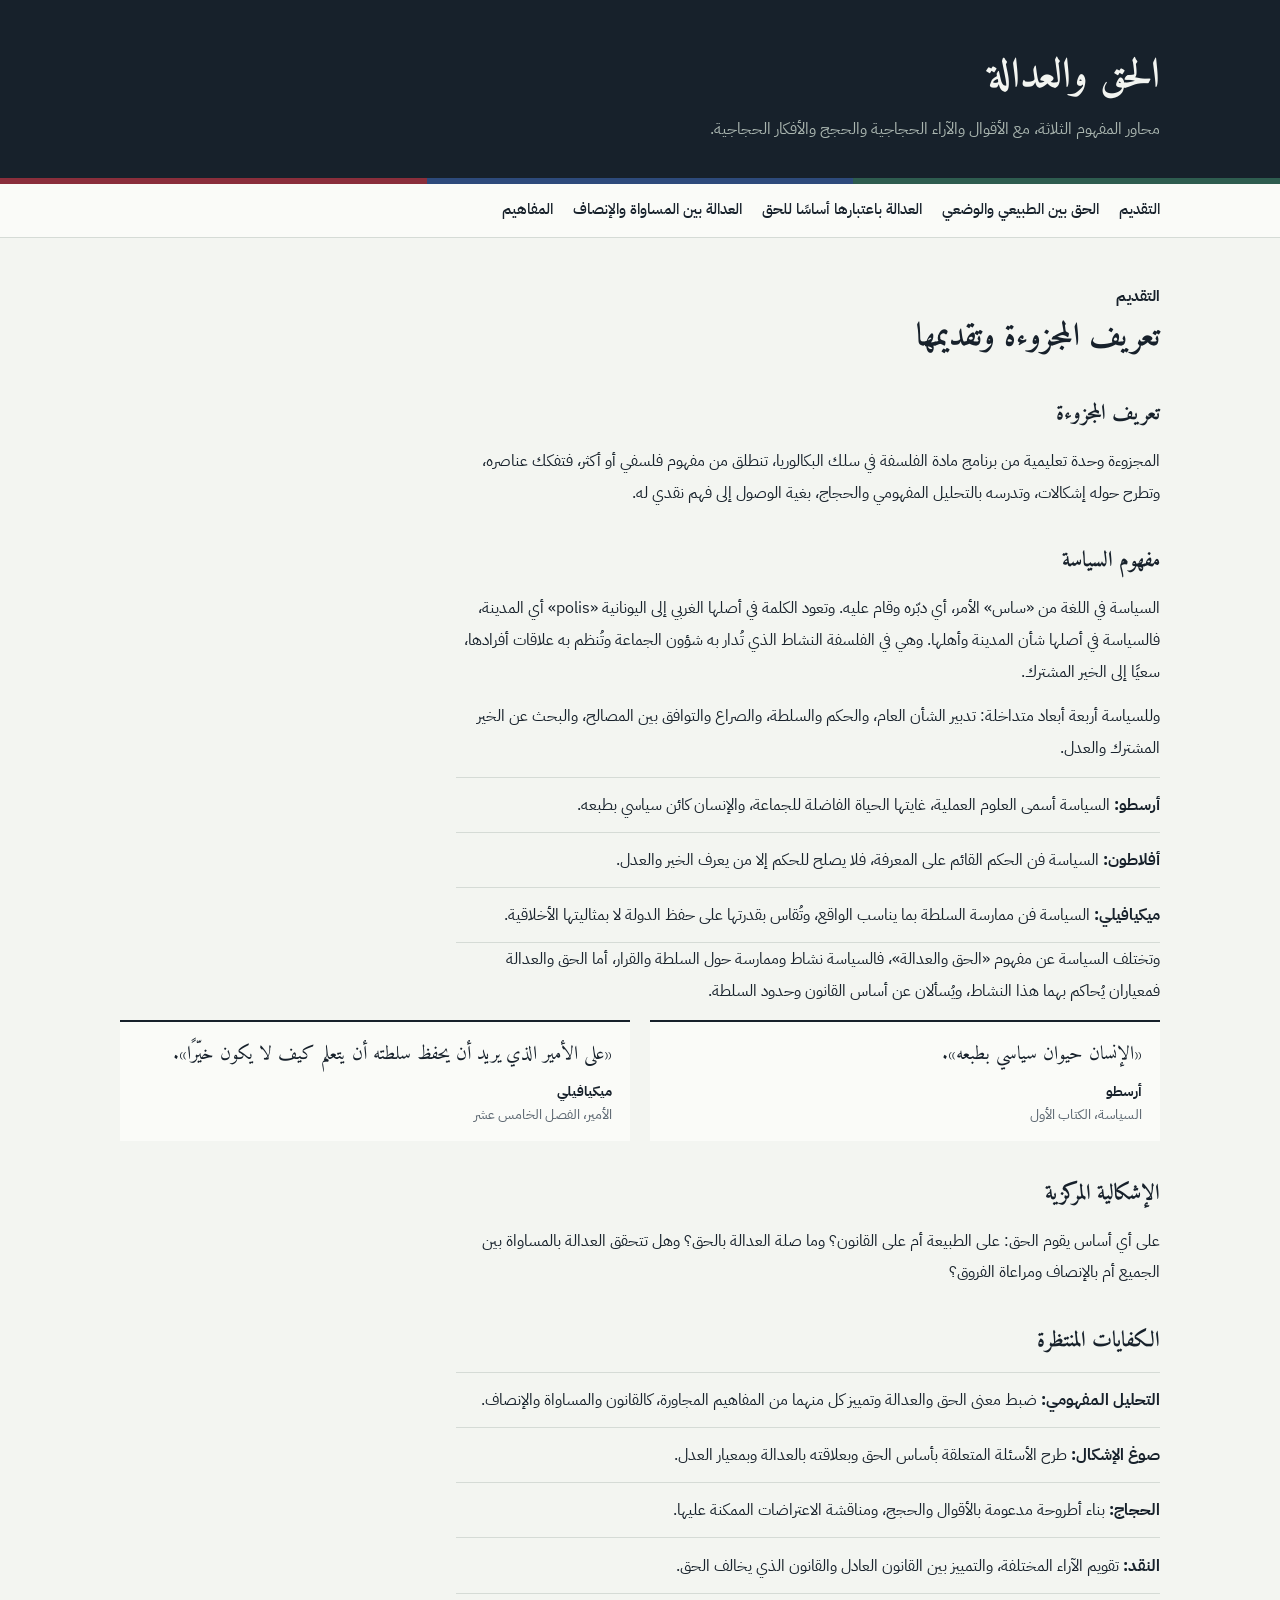
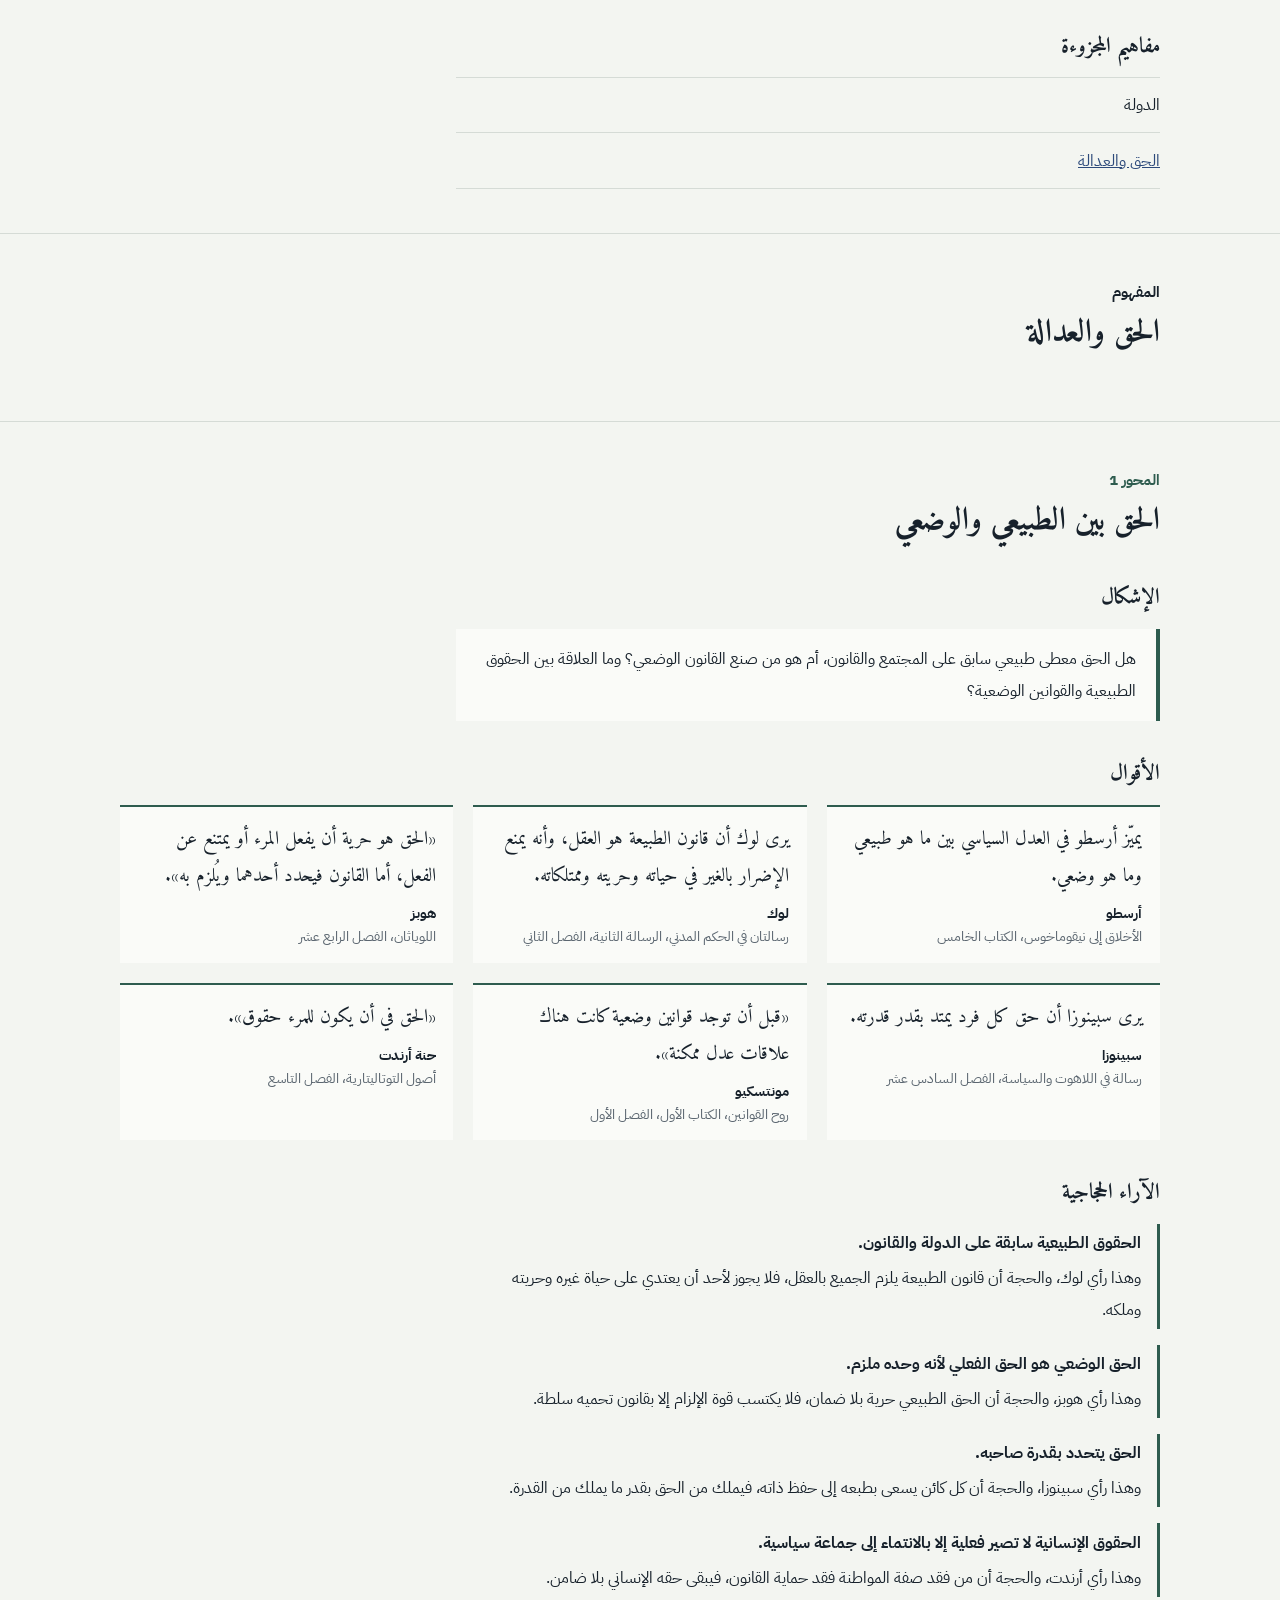
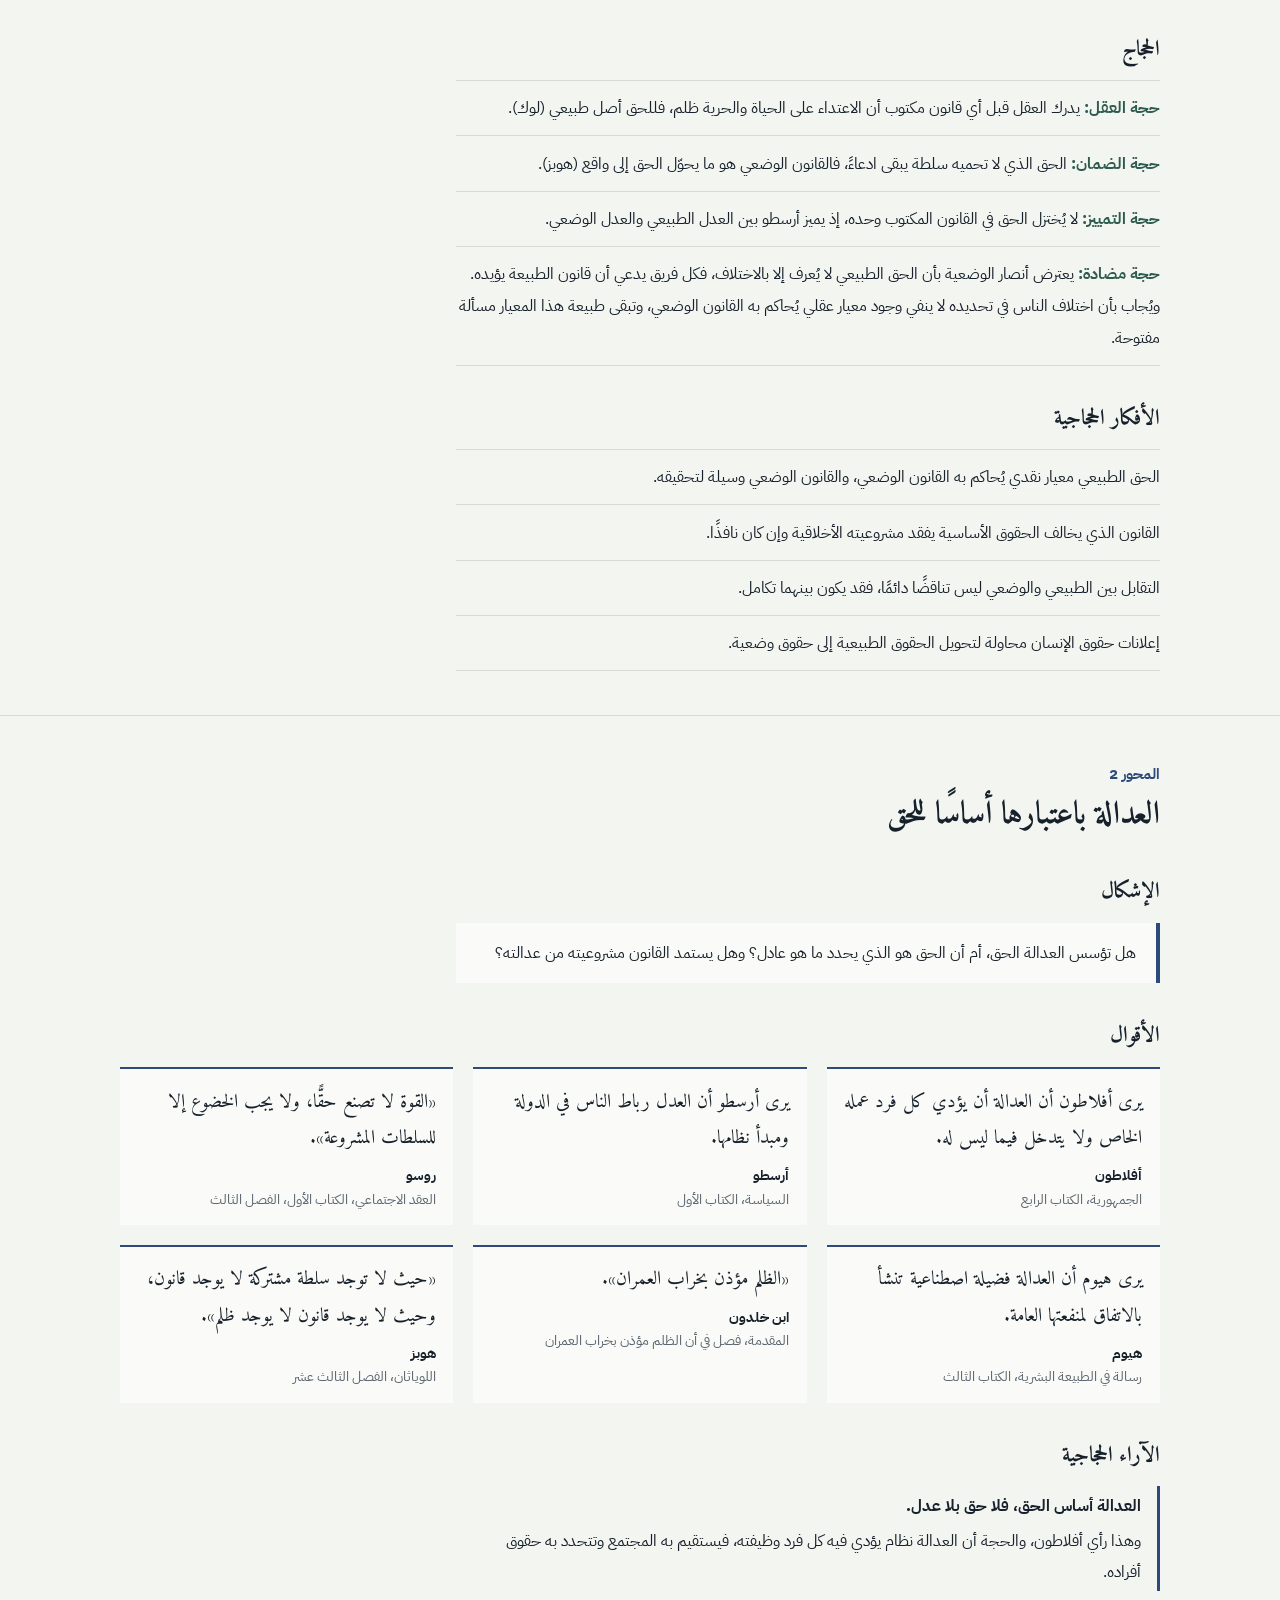
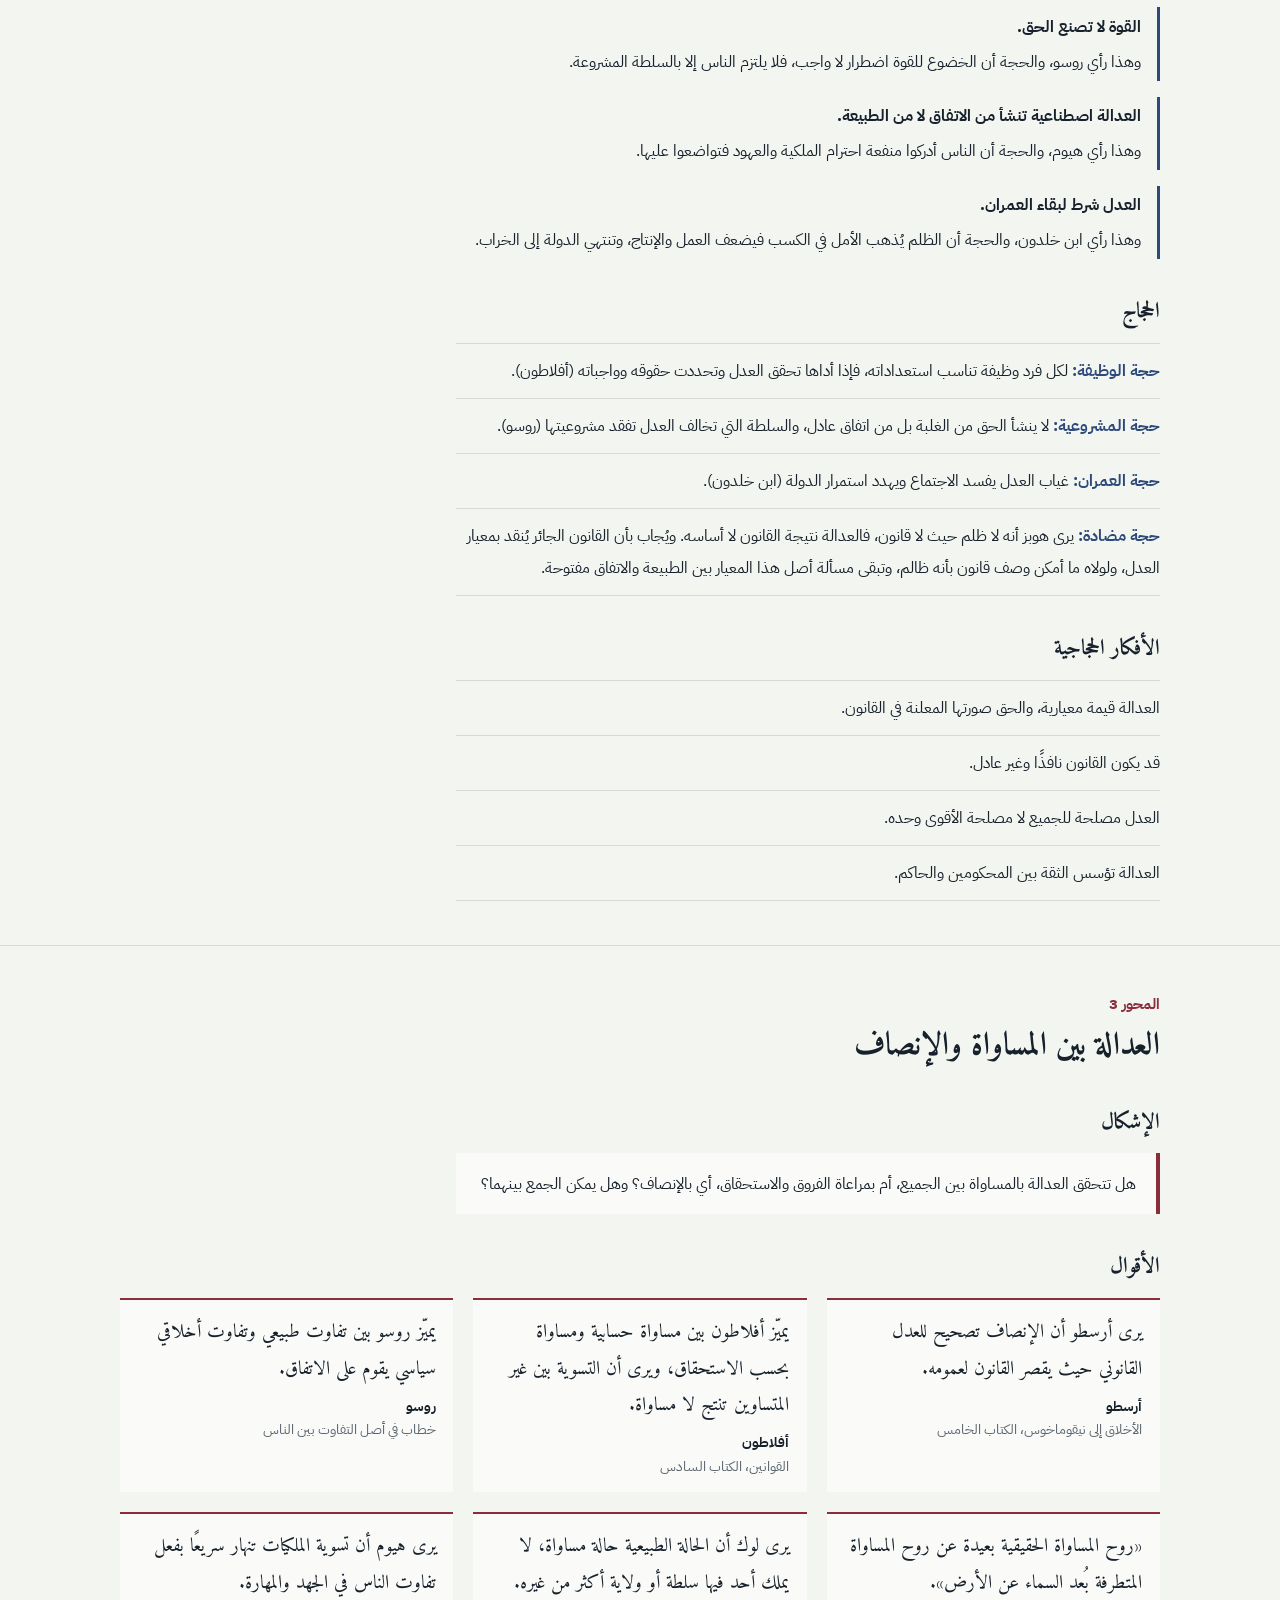
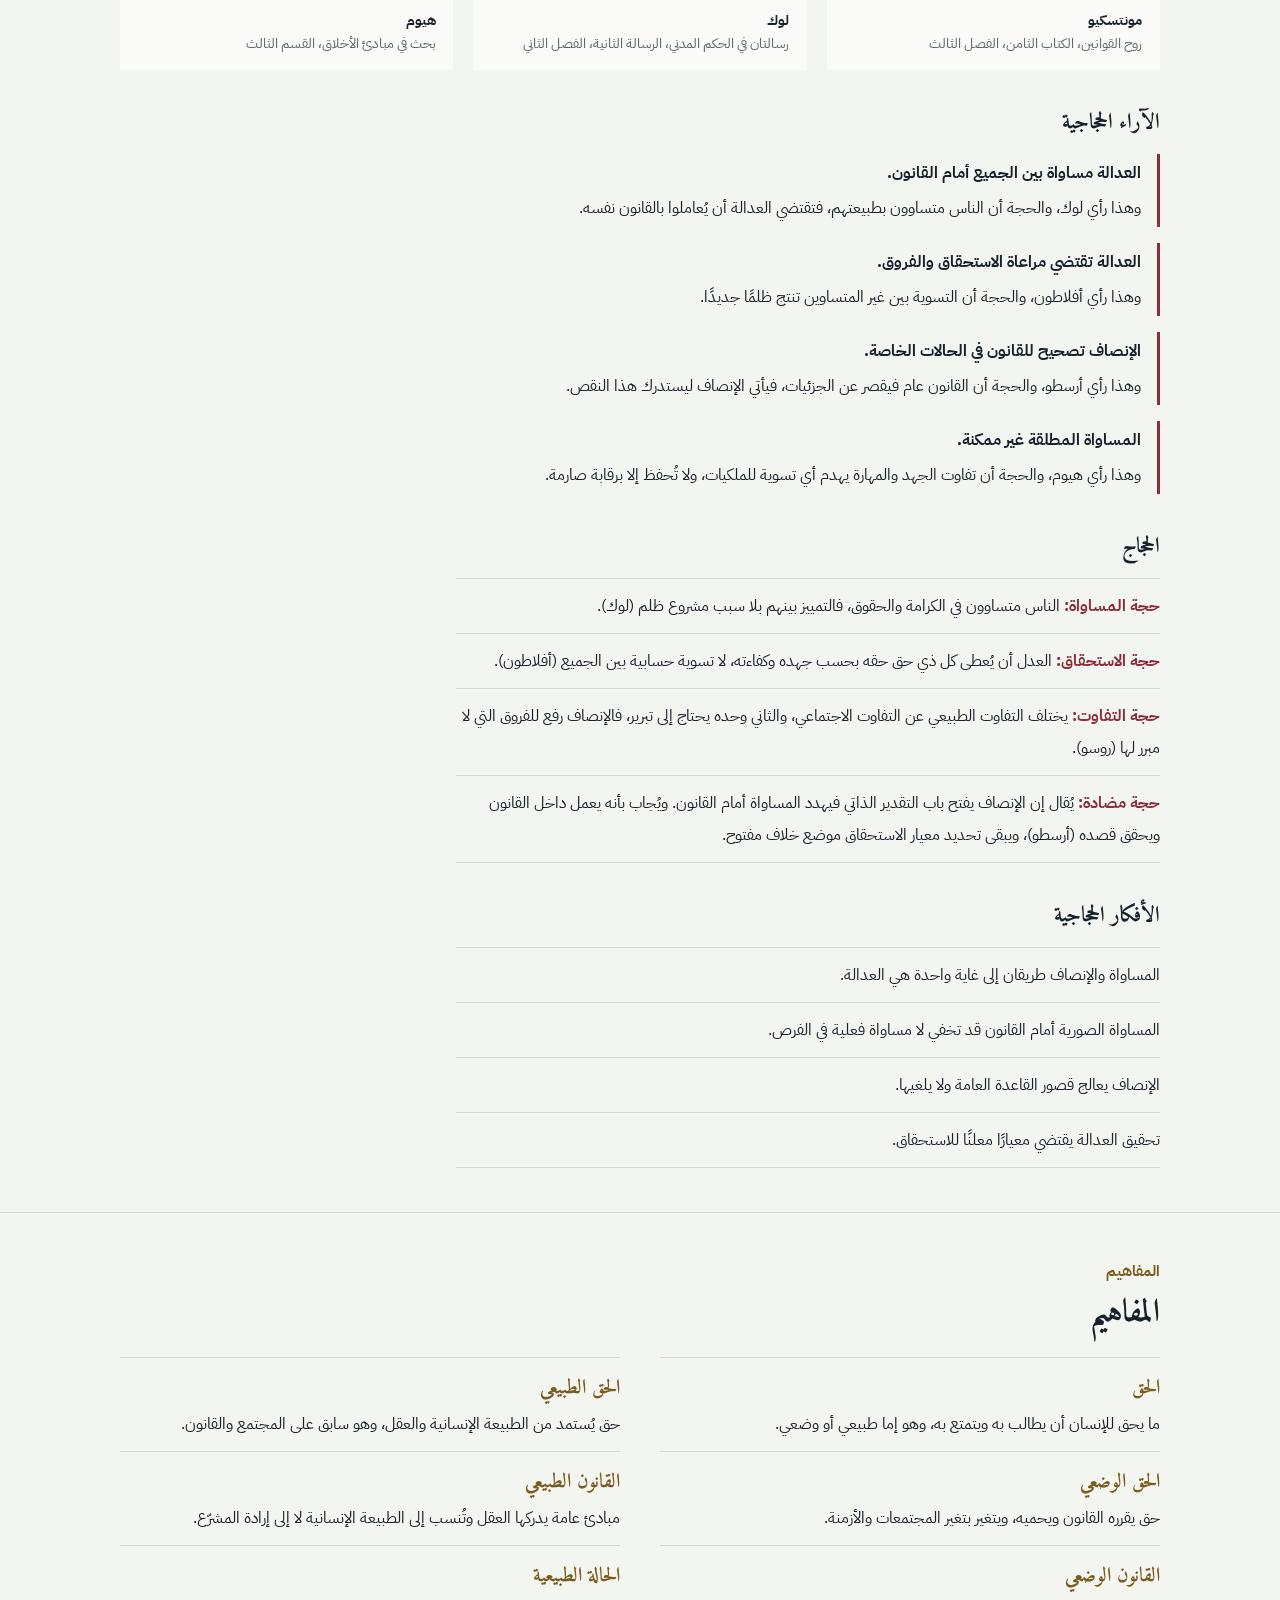
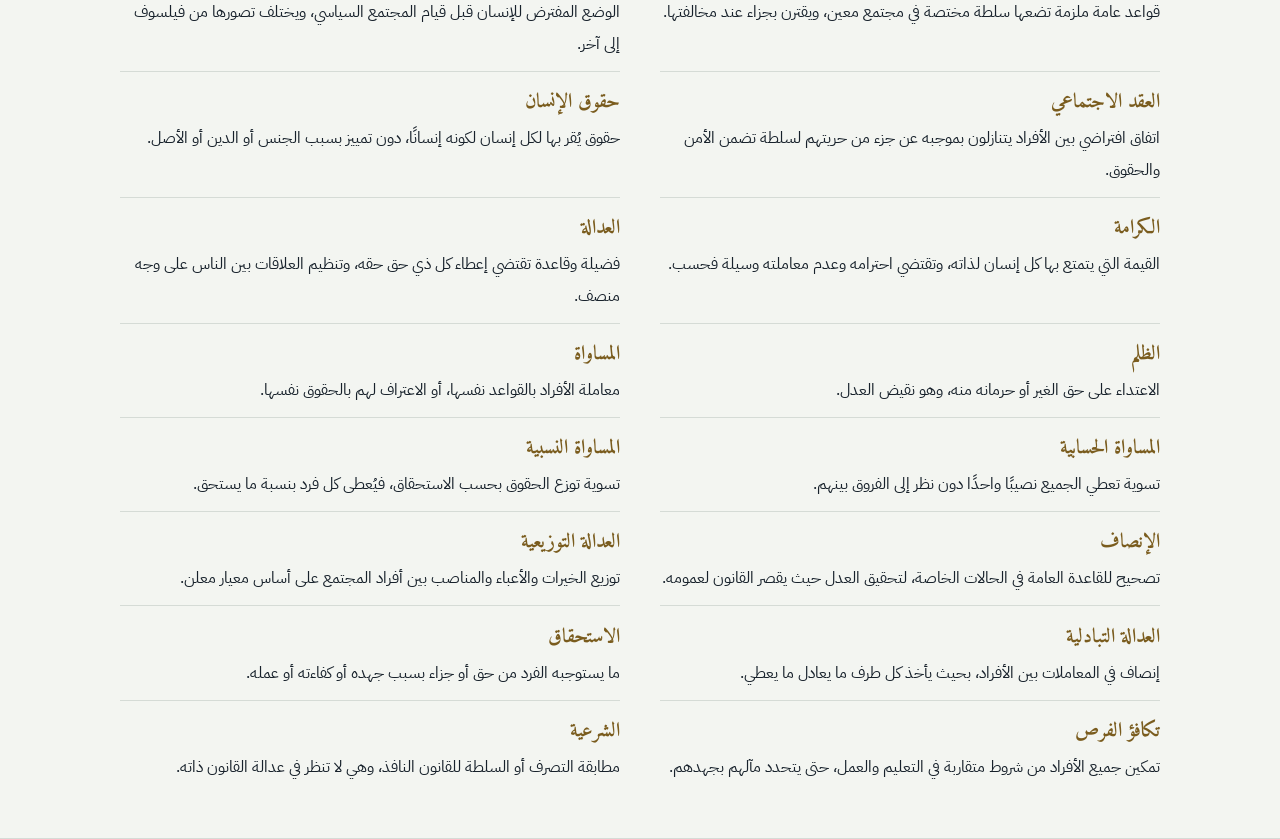
<file: content/u3-s2.html>
<!DOCTYPE html>
<html lang="ar" dir="rtl">
<head>
<meta charset="utf-8">
<meta name="viewport" content="width=device-width, initial-scale=1">
<title>الحق والعدالة</title>
<link rel="preconnect" href="https://fonts.googleapis.com">
<link rel="preconnect" href="https://fonts.gstatic.com" crossorigin>
<link href="https://fonts.googleapis.com/css2?family=Amiri:ital,wght@0,400;0,700;1,400;1,700&family=IBM+Plex+Sans+Arabic:wght@400;500;600;700&display=swap" rel="stylesheet">
<style>
:root{--paper:#f3f5f1;--surface:#fafbf8;--ink:#17212b;--muted:#5b6670;--rule:#d5dbd6;--brass:#7a5c1e;--pine:#2e5c4f;--indigo:#2d4a7b;--oxblood:#8a2e3b;--hbg:#17212b;--hfg:#f3f5f1;--hmu:#aab6b0;--serif:"Amiri",serif;--sans:"IBM Plex Sans Arabic",sans-serif}
@media (prefers-color-scheme:dark){:root{--paper:#0f1517;--surface:#151d20;--ink:#e4eae5;--muted:#98a5a0;--rule:#29353a;--brass:#d4ac60;--pine:#85c1ad;--indigo:#a4b9ea;--oxblood:#e5919e;--hbg:#1a2427;--hfg:#e4eae5;--hmu:#98a5a0}}
*{box-sizing:border-box}
html{scroll-padding-top:4rem}
@media (prefers-reduced-motion:no-preference){html{scroll-behavior:smooth}}
body{margin:0;background:var(--paper);color:var(--ink);font-family:var(--sans);font-size:1.02rem;line-height:1.95}
.wrap{max-width:1080px;margin:0 auto;padding:0 1.25rem}
a{color:var(--indigo)}
:focus-visible{outline:3px solid var(--brass);outline-offset:3px}
.hero{background:var(--hbg);color:var(--hfg);padding:3rem 0 2.5rem;position:relative}
.hero::after{content:"";position:absolute;inset-inline:0;bottom:0;height:6px;background:linear-gradient(to left,var(--pine) 0 33.333%,var(--indigo) 33.333% 66.666%,var(--oxblood) 66.666% 100%)}
.hero h1{font-family:var(--serif);font-size:2.6rem;line-height:1.4;margin:0 0 .4rem}
.lede{color:var(--hmu);margin:0;max-width:44rem}
.nav{position:sticky;top:0;z-index:10;background:var(--surface);border-bottom:1px solid var(--rule)}
.nav .wrap{display:flex;flex-wrap:wrap;gap:.25rem 1.25rem;padding-block:.5rem}
.nav a{color:var(--ink);text-decoration:none;font-weight:500;font-size:.95rem;padding:.15rem 0;border-bottom:2px solid transparent}
.nav a:hover{border-bottom-color:var(--brass)}
.block{--a:var(--ink);padding:2.75rem 0;border-bottom:1px solid var(--rule)}
.axis-1{--a:var(--pine)}.axis-2{--a:var(--indigo)}.axis-3{--a:var(--oxblood)}.glossary-block{--a:var(--brass)}
.kicker{color:var(--a);font-weight:700;font-size:.95rem;margin:0}
h2{font-family:var(--serif);font-size:2rem;line-height:1.5;margin:.1rem 0 1.25rem}
h3{font-family:var(--serif);font-size:1.35rem;margin:2rem 0 .6rem}
.prose{max-width:44rem}.prose p{margin:0 0 .8rem}
.problem{background:var(--surface);border-inline-start:4px solid var(--a);padding:.9rem 1.25rem;max-width:44rem}
.problem p{margin:0}
.quotes{list-style:none;margin:0;padding:0;display:grid;grid-template-columns:repeat(auto-fit,minmax(18rem,1fr));gap:1.25rem}
.quotes li{background:var(--surface);border-top:2px solid var(--a);padding:.9rem 1.1rem}
.qtext{font-family:var(--serif);font-size:1.2rem;line-height:1.9;margin:0 0 .5rem}
.qsrc{margin:0;color:var(--muted);font-size:.9rem;line-height:1.6}.qsrc b{color:var(--ink)}
.theses,.args,.ideas{list-style:none;margin:0;padding:0;max-width:44rem}
.theses li{border-inline-start:3px solid var(--a);padding:.2rem 1rem;margin-bottom:1rem}
.theses p{margin:.2rem 0 0}
.args li,.ideas li{padding:.7rem 0;border-top:1px solid var(--rule)}
.args li:last-child,.ideas li:last-child{border-bottom:1px solid var(--rule)}
.label{font-weight:700;color:var(--a)}
.concepts{display:grid;grid-template-columns:1fr 1fr;gap:0 2.5rem;margin:0}
.concept{padding:.7rem 0;border-top:1px solid var(--rule)}
.concepts dt{font-family:var(--serif);font-size:1.25rem;font-weight:700;color:var(--a)}
.concepts dd{margin:0;font-family:var(--sans)}
@media (max-width:639px){.concepts{grid-template-columns:1fr}.hero h1{font-size:2.1rem}}
@media print{body{background:#fff;color:#000}.nav{display:none}.hero{background:#fff;color:#000}.lede,.qsrc,.qsrc b,.label,.kicker,.concepts dt,a{color:#000}.quotes li,.problem{background:#fff}}
</style>
</head>
<body>
<header class="hero">
  <div class="wrap">
    <h1>الحق والعدالة</h1>
    <p class="lede">محاور المفهوم الثلاثة، مع الأقوال والآراء الحجاجية والحجج والأفكار الحجاجية.</p>
  </div>
</header>
<nav class="nav" aria-label="التنقل في الصفحة">
  <div class="wrap">
    <a href="#intro">التقديم</a>
    <a href="#right-and-justice-axis-1">الحق بين الطبيعي والوضعي</a>
    <a href="#right-and-justice-axis-2">العدالة باعتبارها أساسًا للحق</a>
    <a href="#right-and-justice-axis-3">العدالة بين المساواة والإنصاف</a>
    <a href="#glossary">المفاهيم</a>
  </div>
</nav>

<section id="intro" class="block">
  <div class="wrap">
    <p class="kicker">التقديم</p>
    <h2>تعريف المجزوءة وتقديمها</h2>

    <h3>تعريف المجزوءة</h3>
    <div class="prose">
      <p>المجزوءة وحدة تعليمية من برنامج مادة الفلسفة في سلك البكالوريا، تنطلق من مفهوم فلسفي أو أكثر، فتفكك عناصره، وتطرح حوله إشكالات، وتدرسه بالتحليل المفهومي والحجاج، بغية الوصول إلى فهم نقدي له.</p>
    </div>

    <h3>مفهوم السياسة</h3>
    <div class="prose">
      <p>السياسة في اللغة من «ساس» الأمر، أي دبّره وقام عليه. وتعود الكلمة في أصلها الغربي إلى اليونانية «polis» أي المدينة، فالسياسة في أصلها شأن المدينة وأهلها. وهي في الفلسفة النشاط الذي تُدار به شؤون الجماعة وتُنظم به علاقات أفرادها، سعيًا إلى الخير المشترك.</p>
      <p>وللسياسة أربعة أبعاد متداخلة: تدبير الشأن العام، والحكم والسلطة، والصراع والتوافق بين المصالح، والبحث عن الخير المشترك والعدل.</p>
    </div>
    <ul class="args">
      <li><span class="label">أرسطو:</span> السياسة أسمى العلوم العملية، غايتها الحياة الفاضلة للجماعة، والإنسان كائن سياسي بطبعه.</li>
      <li><span class="label">أفلاطون:</span> السياسة فن الحكم القائم على المعرفة، فلا يصلح للحكم إلا من يعرف الخير والعدل.</li>
      <li><span class="label">ميكيافيلي:</span> السياسة فن ممارسة السلطة بما يناسب الواقع، وتُقاس بقدرتها على حفظ الدولة لا بمثاليتها الأخلاقية.</li>
    </ul>
    <div class="prose">
      <p>وتختلف السياسة عن مفهوم «الحق والعدالة»، فالسياسة نشاط وممارسة حول السلطة والقرار، أما الحق والعدالة فمعياران يُحاكم بهما هذا النشاط، ويُسألان عن أساس القانون وحدود السلطة.</p>
    </div>
    <ol class="quotes">
      <li>
        <p class="qtext">«الإنسان حيوان سياسي بطبعه».</p>
        <p class="qsrc"><b>أرسطو</b><br>السياسة، الكتاب الأول</p>
      </li>
      <li>
        <p class="qtext">«على الأمير الذي يريد أن يحفظ سلطته أن يتعلم كيف لا يكون خيّرًا».</p>
        <p class="qsrc"><b>ميكيافيلي</b><br>الأمير، الفصل الخامس عشر</p>
      </li>
    </ol>

    <h3>الإشكالية المركزية</h3>
    <div class="prose">
      <p>على أي أساس يقوم الحق: على الطبيعة أم على القانون؟ وما صلة العدالة بالحق؟ وهل تتحقق العدالة بالمساواة بين الجميع أم بالإنصاف ومراعاة الفروق؟</p>
    </div>

    <h3>الكفايات المنتظرة</h3>
    <ul class="args">
      <li><span class="label">التحليل المفهومي:</span> ضبط معنى الحق والعدالة وتمييز كل منهما من المفاهيم المجاورة، كالقانون والمساواة والإنصاف.</li>
      <li><span class="label">صوغ الإشكال:</span> طرح الأسئلة المتعلقة بأساس الحق وبعلاقته بالعدالة وبمعيار العدل.</li>
      <li><span class="label">الحجاج:</span> بناء أطروحة مدعومة بالأقوال والحجج، ومناقشة الاعتراضات الممكنة عليها.</li>
      <li><span class="label">النقد:</span> تقويم الآراء المختلفة، والتمييز بين القانون العادل والقانون الذي يخالف الحق.</li>
    </ul>

    <h3>مفاهيم المجزوءة</h3>
    <ul class="args">
      <li>الدولة</li>
      <li><a href="#right-and-justice">الحق والعدالة</a></li>
    </ul>
  </div>
</section>

<section id="right-and-justice" class="block">
  <div class="wrap">
    <p class="kicker">المفهوم</p>
    <h2>الحق والعدالة</h2>
  </div>
</section>

<section id="right-and-justice-axis-1" class="block axis-1">
  <div class="wrap">
    <p class="kicker">المحور 1</p>
    <h2>الحق بين الطبيعي والوضعي</h2>

    <h3>الإشكال</h3>
    <div class="problem">
      <p>هل الحق معطى طبيعي سابق على المجتمع والقانون، أم هو من صنع القانون الوضعي؟ وما العلاقة بين الحقوق الطبيعية والقوانين الوضعية؟</p>
    </div>

    <h3>الأقوال</h3>
    <ol class="quotes">
      <li>
        <p class="qtext">يميّز أرسطو في العدل السياسي بين ما هو طبيعي وما هو وضعي.</p>
        <p class="qsrc"><b>أرسطو</b><br>الأخلاق إلى نيقوماخوس، الكتاب الخامس</p>
      </li>
      <li>
        <p class="qtext">يرى لوك أن قانون الطبيعة هو العقل، وأنه يمنع الإضرار بالغير في حياته وحريته وممتلكاته.</p>
        <p class="qsrc"><b>لوك</b><br>رسالتان في الحكم المدني، الرسالة الثانية، الفصل الثاني</p>
      </li>
      <li>
        <p class="qtext">«الحق هو حرية أن يفعل المرء أو يمتنع عن الفعل، أما القانون فيحدد أحدهما ويُلزم به».</p>
        <p class="qsrc"><b>هوبز</b><br>اللوياثان، الفصل الرابع عشر</p>
      </li>
      <li>
        <p class="qtext">يرى سبينوزا أن حق كل فرد يمتد بقدر قدرته.</p>
        <p class="qsrc"><b>سبينوزا</b><br>رسالة في اللاهوت والسياسة، الفصل السادس عشر</p>
      </li>
      <li>
        <p class="qtext">«قبل أن توجد قوانين وضعية كانت هناك علاقات عدل ممكنة».</p>
        <p class="qsrc"><b>مونتسكيو</b><br>روح القوانين، الكتاب الأول، الفصل الأول</p>
      </li>
      <li>
        <p class="qtext">«الحق في أن يكون للمرء حقوق».</p>
        <p class="qsrc"><b>حنة أرندت</b><br>أصول التوتاليتارية، الفصل التاسع</p>
      </li>
    </ol>

    <h3>الآراء الحجاجية</h3>
    <ul class="theses">
      <li>
        <strong>الحقوق الطبيعية سابقة على الدولة والقانون.</strong>
        <p>وهذا رأي لوك، والحجة أن قانون الطبيعة يلزم الجميع بالعقل، فلا يجوز لأحد أن يعتدي على حياة غيره وحريته وملكه.</p>
      </li>
      <li>
        <strong>الحق الوضعي هو الحق الفعلي لأنه وحده ملزم.</strong>
        <p>وهذا رأي هوبز، والحجة أن الحق الطبيعي حرية بلا ضمان، فلا يكتسب قوة الإلزام إلا بقانون تحميه سلطة.</p>
      </li>
      <li>
        <strong>الحق يتحدد بقدرة صاحبه.</strong>
        <p>وهذا رأي سبينوزا، والحجة أن كل كائن يسعى بطبعه إلى حفظ ذاته، فيملك من الحق بقدر ما يملك من القدرة.</p>
      </li>
      <li>
        <strong>الحقوق الإنسانية لا تصير فعلية إلا بالانتماء إلى جماعة سياسية.</strong>
        <p>وهذا رأي أرندت، والحجة أن من فقد صفة المواطنة فقد حماية القانون، فيبقى حقه الإنساني بلا ضامن.</p>
      </li>
    </ul>

    <h3>الحجاج</h3>
    <ul class="args">
      <li><span class="label">حجة العقل:</span> يدرك العقل قبل أي قانون مكتوب أن الاعتداء على الحياة والحرية ظلم، فللحق أصل طبيعي (لوك).</li>
      <li><span class="label">حجة الضمان:</span> الحق الذي لا تحميه سلطة يبقى ادعاءً، فالقانون الوضعي هو ما يحوّل الحق إلى واقع (هوبز).</li>
      <li><span class="label">حجة التمييز:</span> لا يُختزل الحق في القانون المكتوب وحده، إذ يميز أرسطو بين العدل الطبيعي والعدل الوضعي.</li>
      <li><span class="label">حجة مضادة:</span> يعترض أنصار الوضعية بأن الحق الطبيعي لا يُعرف إلا بالاختلاف، فكل فريق يدعي أن قانون الطبيعة يؤيده. ويُجاب بأن اختلاف الناس في تحديده لا ينفي وجود معيار عقلي يُحاكم به القانون الوضعي، وتبقى طبيعة هذا المعيار مسألة مفتوحة.</li>
    </ul>

    <h3>الأفكار الحجاجية</h3>
    <ul class="ideas">
      <li>الحق الطبيعي معيار نقدي يُحاكم به القانون الوضعي، والقانون الوضعي وسيلة لتحقيقه.</li>
      <li>القانون الذي يخالف الحقوق الأساسية يفقد مشروعيته الأخلاقية وإن كان نافذًا.</li>
      <li>التقابل بين الطبيعي والوضعي ليس تناقضًا دائمًا، فقد يكون بينهما تكامل.</li>
      <li>إعلانات حقوق الإنسان محاولة لتحويل الحقوق الطبيعية إلى حقوق وضعية.</li>
    </ul>
  </div>
</section>

<section id="right-and-justice-axis-2" class="block axis-2">
  <div class="wrap">
    <p class="kicker">المحور 2</p>
    <h2>العدالة باعتبارها أساسًا للحق</h2>

    <h3>الإشكال</h3>
    <div class="problem">
      <p>هل تؤسس العدالة الحق، أم أن الحق هو الذي يحدد ما هو عادل؟ وهل يستمد القانون مشروعيته من عدالته؟</p>
    </div>

    <h3>الأقوال</h3>
    <ol class="quotes">
      <li>
        <p class="qtext">يرى أفلاطون أن العدالة أن يؤدي كل فرد عمله الخاص ولا يتدخل فيما ليس له.</p>
        <p class="qsrc"><b>أفلاطون</b><br>الجمهورية، الكتاب الرابع</p>
      </li>
      <li>
        <p class="qtext">يرى أرسطو أن العدل رباط الناس في الدولة ومبدأ نظامها.</p>
        <p class="qsrc"><b>أرسطو</b><br>السياسة، الكتاب الأول</p>
      </li>
      <li>
        <p class="qtext">«القوة لا تصنع حقًّا، ولا يجب الخضوع إلا للسلطات المشروعة».</p>
        <p class="qsrc"><b>روسو</b><br>العقد الاجتماعي، الكتاب الأول، الفصل الثالث</p>
      </li>
      <li>
        <p class="qtext">يرى هيوم أن العدالة فضيلة اصطناعية تنشأ بالاتفاق لمنفعتها العامة.</p>
        <p class="qsrc"><b>هيوم</b><br>رسالة في الطبيعة البشرية، الكتاب الثالث</p>
      </li>
      <li>
        <p class="qtext">«الظلم مؤذن بخراب العمران».</p>
        <p class="qsrc"><b>ابن خلدون</b><br>المقدمة، فصل في أن الظلم مؤذن بخراب العمران</p>
      </li>
      <li>
        <p class="qtext">«حيث لا توجد سلطة مشتركة لا يوجد قانون، وحيث لا يوجد قانون لا يوجد ظلم».</p>
        <p class="qsrc"><b>هوبز</b><br>اللوياثان، الفصل الثالث عشر</p>
      </li>
    </ol>

    <h3>الآراء الحجاجية</h3>
    <ul class="theses">
      <li>
        <strong>العدالة أساس الحق، فلا حق بلا عدل.</strong>
        <p>وهذا رأي أفلاطون، والحجة أن العدالة نظام يؤدي فيه كل فرد وظيفته، فيستقيم به المجتمع وتتحدد به حقوق أفراده.</p>
      </li>
      <li>
        <strong>القوة لا تصنع الحق.</strong>
        <p>وهذا رأي روسو، والحجة أن الخضوع للقوة اضطرار لا واجب، فلا يلتزم الناس إلا بالسلطة المشروعة.</p>
      </li>
      <li>
        <strong>العدالة اصطناعية تنشأ من الاتفاق لا من الطبيعة.</strong>
        <p>وهذا رأي هيوم، والحجة أن الناس أدركوا منفعة احترام الملكية والعهود فتواضعوا عليها.</p>
      </li>
      <li>
        <strong>العدل شرط لبقاء العمران.</strong>
        <p>وهذا رأي ابن خلدون، والحجة أن الظلم يُذهب الأمل في الكسب فيضعف العمل والإنتاج، وتنتهي الدولة إلى الخراب.</p>
      </li>
    </ul>

    <h3>الحجاج</h3>
    <ul class="args">
      <li><span class="label">حجة الوظيفة:</span> لكل فرد وظيفة تناسب استعداداته، فإذا أداها تحقق العدل وتحددت حقوقه وواجباته (أفلاطون).</li>
      <li><span class="label">حجة المشروعية:</span> لا ينشأ الحق من الغلبة بل من اتفاق عادل، والسلطة التي تخالف العدل تفقد مشروعيتها (روسو).</li>
      <li><span class="label">حجة العمران:</span> غياب العدل يفسد الاجتماع ويهدد استمرار الدولة (ابن خلدون).</li>
      <li><span class="label">حجة مضادة:</span> يرى هوبز أنه لا ظلم حيث لا قانون، فالعدالة نتيجة القانون لا أساسه. ويُجاب بأن القانون الجائر يُنقد بمعيار العدل، ولولاه ما أمكن وصف قانون بأنه ظالم، وتبقى مسألة أصل هذا المعيار بين الطبيعة والاتفاق مفتوحة.</li>
    </ul>

    <h3>الأفكار الحجاجية</h3>
    <ul class="ideas">
      <li>العدالة قيمة معيارية، والحق صورتها المعلنة في القانون.</li>
      <li>قد يكون القانون نافذًا وغير عادل.</li>
      <li>العدل مصلحة للجميع لا مصلحة الأقوى وحده.</li>
      <li>العدالة تؤسس الثقة بين المحكومين والحاكم.</li>
    </ul>
  </div>
</section>

<section id="right-and-justice-axis-3" class="block axis-3">
  <div class="wrap">
    <p class="kicker">المحور 3</p>
    <h2>العدالة بين المساواة والإنصاف</h2>

    <h3>الإشكال</h3>
    <div class="problem">
      <p>هل تتحقق العدالة بالمساواة بين الجميع، أم بمراعاة الفروق والاستحقاق، أي بالإنصاف؟ وهل يمكن الجمع بينهما؟</p>
    </div>

    <h3>الأقوال</h3>
    <ol class="quotes">
      <li>
        <p class="qtext">يرى أرسطو أن الإنصاف تصحيح للعدل القانوني حيث يقصر القانون لعمومه.</p>
        <p class="qsrc"><b>أرسطو</b><br>الأخلاق إلى نيقوماخوس، الكتاب الخامس</p>
      </li>
      <li>
        <p class="qtext">يميّز أفلاطون بين مساواة حسابية ومساواة بحسب الاستحقاق، ويرى أن التسوية بين غير المتساوين تنتج لا مساواة.</p>
        <p class="qsrc"><b>أفلاطون</b><br>القوانين، الكتاب السادس</p>
      </li>
      <li>
        <p class="qtext">يميّز روسو بين تفاوت طبيعي وتفاوت أخلاقي سياسي يقوم على الاتفاق.</p>
        <p class="qsrc"><b>روسو</b><br>خطاب في أصل التفاوت بين الناس</p>
      </li>
      <li>
        <p class="qtext">«روح المساواة الحقيقية بعيدة عن روح المساواة المتطرفة بُعد السماء عن الأرض».</p>
        <p class="qsrc"><b>مونتسكيو</b><br>روح القوانين، الكتاب الثامن، الفصل الثالث</p>
      </li>
      <li>
        <p class="qtext">يرى لوك أن الحالة الطبيعية حالة مساواة، لا يملك أحد فيها سلطة أو ولاية أكثر من غيره.</p>
        <p class="qsrc"><b>لوك</b><br>رسالتان في الحكم المدني، الرسالة الثانية، الفصل الثاني</p>
      </li>
      <li>
        <p class="qtext">يرى هيوم أن تسوية الملكيات تنهار سريعًا بفعل تفاوت الناس في الجهد والمهارة.</p>
        <p class="qsrc"><b>هيوم</b><br>بحث في مبادئ الأخلاق، القسم الثالث</p>
      </li>
    </ol>

    <h3>الآراء الحجاجية</h3>
    <ul class="theses">
      <li>
        <strong>العدالة مساواة بين الجميع أمام القانون.</strong>
        <p>وهذا رأي لوك، والحجة أن الناس متساوون بطبيعتهم، فتقتضي العدالة أن يُعاملوا بالقانون نفسه.</p>
      </li>
      <li>
        <strong>العدالة تقتضي مراعاة الاستحقاق والفروق.</strong>
        <p>وهذا رأي أفلاطون، والحجة أن التسوية بين غير المتساوين تنتج ظلمًا جديدًا.</p>
      </li>
      <li>
        <strong>الإنصاف تصحيح للقانون في الحالات الخاصة.</strong>
        <p>وهذا رأي أرسطو، والحجة أن القانون عام فيقصر عن الجزئيات، فيأتي الإنصاف ليستدرك هذا النقص.</p>
      </li>
      <li>
        <strong>المساواة المطلقة غير ممكنة.</strong>
        <p>وهذا رأي هيوم، والحجة أن تفاوت الجهد والمهارة يهدم أي تسوية للملكيات، ولا تُحفظ إلا برقابة صارمة.</p>
      </li>
    </ul>

    <h3>الحجاج</h3>
    <ul class="args">
      <li><span class="label">حجة المساواة:</span> الناس متساوون في الكرامة والحقوق، فالتمييز بينهم بلا سبب مشروع ظلم (لوك).</li>
      <li><span class="label">حجة الاستحقاق:</span> العدل أن يُعطى كل ذي حق حقه بحسب جهده وكفاءته، لا تسوية حسابية بين الجميع (أفلاطون).</li>
      <li><span class="label">حجة التفاوت:</span> يختلف التفاوت الطبيعي عن التفاوت الاجتماعي، والثاني وحده يحتاج إلى تبرير، فالإنصاف رفع للفروق التي لا مبرر لها (روسو).</li>
      <li><span class="label">حجة مضادة:</span> يُقال إن الإنصاف يفتح باب التقدير الذاتي فيهدد المساواة أمام القانون. ويُجاب بأنه يعمل داخل القانون ويحقق قصده (أرسطو)، ويبقى تحديد معيار الاستحقاق موضع خلاف مفتوح.</li>
    </ul>

    <h3>الأفكار الحجاجية</h3>
    <ul class="ideas">
      <li>المساواة والإنصاف طريقان إلى غاية واحدة هي العدالة.</li>
      <li>المساواة الصورية أمام القانون قد تخفي لا مساواة فعلية في الفرص.</li>
      <li>الإنصاف يعالج قصور القاعدة العامة ولا يلغيها.</li>
      <li>تحقيق العدالة يقتضي معيارًا معلنًا للاستحقاق.</li>
    </ul>
  </div>
</section>

<section id="glossary" class="block glossary-block">
  <div class="wrap">
    <p class="kicker">المفاهيم</p>
    <h2>المفاهيم</h2>
    <dl class="concepts">
      <div class="concept"><dt>الحق</dt><dd>ما يحق للإنسان أن يطالب به ويتمتع به، وهو إما طبيعي أو وضعي.</dd></div>
      <div class="concept"><dt>الحق الطبيعي</dt><dd>حق يُستمد من الطبيعة الإنسانية والعقل، وهو سابق على المجتمع والقانون.</dd></div>
      <div class="concept"><dt>الحق الوضعي</dt><dd>حق يقرره القانون ويحميه، ويتغير بتغير المجتمعات والأزمنة.</dd></div>
      <div class="concept"><dt>القانون الطبيعي</dt><dd>مبادئ عامة يدركها العقل وتُنسب إلى الطبيعة الإنسانية لا إلى إرادة المشرّع.</dd></div>
      <div class="concept"><dt>القانون الوضعي</dt><dd>قواعد عامة ملزمة تضعها سلطة مختصة في مجتمع معين، ويقترن بجزاء عند مخالفتها.</dd></div>
      <div class="concept"><dt>الحالة الطبيعية</dt><dd>الوضع المفترض للإنسان قبل قيام المجتمع السياسي، ويختلف تصورها من فيلسوف إلى آخر.</dd></div>
      <div class="concept"><dt>العقد الاجتماعي</dt><dd>اتفاق افتراضي بين الأفراد يتنازلون بموجبه عن جزء من حريتهم لسلطة تضمن الأمن والحقوق.</dd></div>
      <div class="concept"><dt>حقوق الإنسان</dt><dd>حقوق يُقر بها لكل إنسان لكونه إنسانًا، دون تمييز بسبب الجنس أو الدين أو الأصل.</dd></div>
      <div class="concept"><dt>الكرامة</dt><dd>القيمة التي يتمتع بها كل إنسان لذاته، وتقتضي احترامه وعدم معاملته وسيلة فحسب.</dd></div>
      <div class="concept"><dt>العدالة</dt><dd>فضيلة وقاعدة تقتضي إعطاء كل ذي حق حقه، وتنظيم العلاقات بين الناس على وجه منصف.</dd></div>
      <div class="concept"><dt>الظلم</dt><dd>الاعتداء على حق الغير أو حرمانه منه، وهو نقيض العدل.</dd></div>
      <div class="concept"><dt>المساواة</dt><dd>معاملة الأفراد بالقواعد نفسها، أو الاعتراف لهم بالحقوق نفسها.</dd></div>
      <div class="concept"><dt>المساواة الحسابية</dt><dd>تسوية تعطي الجميع نصيبًا واحدًا دون نظر إلى الفروق بينهم.</dd></div>
      <div class="concept"><dt>المساواة النسبية</dt><dd>تسوية توزع الحقوق بحسب الاستحقاق، فيُعطى كل فرد بنسبة ما يستحق.</dd></div>
      <div class="concept"><dt>الإنصاف</dt><dd>تصحيح للقاعدة العامة في الحالات الخاصة، لتحقيق العدل حيث يقصر القانون لعمومه.</dd></div>
      <div class="concept"><dt>العدالة التوزيعية</dt><dd>توزيع الخيرات والأعباء والمناصب بين أفراد المجتمع على أساس معيار معلن.</dd></div>
      <div class="concept"><dt>العدالة التبادلية</dt><dd>إنصاف في المعاملات بين الأفراد، بحيث يأخذ كل طرف ما يعادل ما يعطي.</dd></div>
      <div class="concept"><dt>الاستحقاق</dt><dd>ما يستوجبه الفرد من حق أو جزاء بسبب جهده أو كفاءته أو عمله.</dd></div>
      <div class="concept"><dt>تكافؤ الفرص</dt><dd>تمكين جميع الأفراد من شروط متقاربة في التعليم والعمل، حتى يتحدد مآلهم بجهدهم.</dd></div>
      <div class="concept"><dt>الشرعية</dt><dd>مطابقة التصرف أو السلطة للقانون النافذ، وهي لا تنظر في عدالة القانون ذاته.</dd></div>
    </dl>
  </div>
</section>
</body>
</html>
</file>
<file: assets/site.css>
:root {
  color-scheme: light;
  --paper: #f3f5f1;
  --surface: #fafbf8;
  --ink: #17212b;
  --muted: #5b6670;
  --rule: #d5dbd6;
  --brass: #7a5c1e;
  --pine: #2e5c4f;
  --indigo: #2d4a7b;
  --oxblood: #8a2e3b;
  --hero-bg: #17212b;
  --hero-ink: #f3f5f1;
  --hero-muted: #aab6b0;
  --serif: "Amiri", "Traditional Arabic", "Times New Roman", serif;
  --sans: "IBM Plex Sans Arabic", "Segoe UI", Tahoma, Arial, sans-serif;
}

@media (prefers-color-scheme: dark) {
  :root {
    color-scheme: dark;
    --paper: #0f1517;
    --surface: #151d20;
    --ink: #e4eae5;
    --muted: #98a5a0;
    --rule: #29353a;
    --brass: #d4ac60;
    --pine: #85c1ad;
    --indigo: #a4b9ea;
    --oxblood: #e5919e;
    --hero-bg: #1a2427;
    --hero-ink: #e4eae5;
    --hero-muted: #98a5a0;
  }
}

* { box-sizing: border-box; }

html { scroll-padding-top: 4.5rem; }

@media (prefers-reduced-motion: no-preference) {
  html { scroll-behavior: smooth; }
}

body {
  margin: 0;
  background: var(--paper);
  color: var(--ink);
  font-family: var(--sans);
  font-size: 1.02rem;
  line-height: 1.95;
  -webkit-font-smoothing: antialiased;
}

p { margin: 0 0 1rem; text-wrap: pretty; }

a:focus-visible {
  outline: 2px solid currentColor;
  outline-offset: 3px;
  border-radius: 2px;
}

.wrap {
  max-width: 1080px;
  margin-inline: auto;
  padding-inline: 1.5rem;
}

/* Hero */
.hero {
  position: relative;
  background: var(--hero-bg);
  color: var(--hero-ink);
  padding: clamp(3.5rem, 9vw, 6.5rem) 0 clamp(3rem, 7vw, 5rem);
}

/* Three segments, one per axis of the unit */
.hero::after {
  content: "";
  position: absolute;
  inset-inline: 0;
  bottom: 0;
  height: 6px;
  background: linear-gradient(
    to left,
    var(--pine) 0 33.33%,
    var(--indigo) 33.33% 66.66%,
    var(--oxblood) 66.66%
  );
}

.hero h1 {
  font-family: var(--serif);
  font-weight: 700;
  font-size: clamp(3.2rem, 9vw, 6rem);
  line-height: 1.15;
  margin: 0 0 0.6rem;
}

.hero .lede {
  max-width: 40rem;
  font-size: 1.08rem;
  margin: 0;
}

/* Navigation */
.topnav {
  position: sticky;
  top: 0;
  z-index: 10;
  background: var(--paper);
  border-bottom: 1px solid var(--rule);
}

.topnav ul {
  list-style: none;
  margin: 0;
  padding: 0;
  display: flex;
  gap: 1.75rem;
  overflow-x: auto;
  scrollbar-width: none;
}

.topnav .wrap { padding-block: 0.85rem; }

.topnav a {
  text-decoration: none;
  color: var(--muted);
  white-space: nowrap;
  padding-block: 0.25rem;
  border-bottom: 2px solid transparent;
  font-weight: 500;
}

.topnav a:hover,
.topnav a:focus-visible {
  color: var(--ink);
  border-bottom-color: var(--ink);
}

/* Sections */
.block {
  padding: clamp(3rem, 6vw, 5rem) 0;
  border-bottom: 1px solid var(--rule);
  scroll-margin-top: 4rem;
}

.block:last-of-type { border-bottom: 0; }

.axis-1 { --axis: var(--pine); }
.axis-2 { --axis: var(--indigo); }
.axis-3 { --axis: var(--oxblood); }
.concepts-block { --axis: var(--brass); }

.kicker {
  margin: 0 0 0.5rem;
  font-weight: 600;
  color: var(--axis);
  font-size: 0.98rem;
}

h2 {
  font-family: var(--serif);
  font-weight: 700;
  font-size: clamp(2.1rem, 5vw, 3.2rem);
  line-height: 1.25;
  margin: 0 0 1.75rem;
}

h3 {
  font-size: 1.12rem;
  font-weight: 700;
  color: var(--axis);
  margin: 2.75rem 0 1.1rem;
  line-height: 1.5;
}

/* Problem statement */
.problem {
  max-width: 44rem;
  border-inline-start: 4px solid var(--axis);
  background: color-mix(in srgb, var(--axis) 8%, var(--surface));
  padding: 1.2rem 1.5rem;
  border-radius: 4px;
  margin: 0;
}

.problem p { margin: 0; font-size: 1.08rem; }

.problem strong { color: var(--axis); }

/* Quotes */
.quotes {
  list-style: none;
  margin: 0;
  padding: 0;
  display: grid;
  grid-template-columns: repeat(auto-fit, minmax(min(100%, 300px), 1fr));
  gap: 1.5rem 2.25rem;
}

.quotes li {
  border-top: 2px solid var(--axis);
  padding-top: 1rem;
}

.qtext {
  font-family: var(--serif);
  font-size: 1.32rem;
  line-height: 1.85;
  margin: 0 0 0.75rem;
}

.qsrc {
  font-size: 0.9rem;
  color: var(--muted);
  line-height: 1.6;
  margin: 0;
}

.qsrc b {
  color: var(--ink);
  font-weight: 600;
}

/* Arguments (theses) */
.theses,
.args,
.ideas {
  list-style: none;
  margin: 0;
  padding: 0;
  max-width: 44rem;
}

.theses li {
  padding: 1.15rem 0 1.15rem 1.25rem;
  border-bottom: 1px solid var(--rule);
  border-inline-start: 3px solid var(--axis);
}

.theses li:first-child { border-top: 1px solid var(--rule); }

.theses strong {
  display: block;
  font-size: 1.06rem;
  font-weight: 600;
  margin-bottom: 0.35rem;
  line-height: 1.6;
}

.theses p { margin: 0; }

/* Argumentation */
.args li {
  padding: 0.85rem 0;
  border-bottom: 1px solid var(--rule);
}

.args li:first-child { border-top: 1px solid var(--rule); }

.label {
  color: var(--axis);
  font-weight: 700;
  margin-inline-end: 0.35rem;
  white-space: nowrap;
}

/* Ideas */
.ideas li {
  position: relative;
  padding: 0.7rem 0 0.7rem 1.5rem;
}

.ideas li::before {
  content: "";
  position: absolute;
  inset-inline-start: 0;
  top: 1.2rem;
  width: 0.5rem;
  height: 0.5rem;
  background: var(--axis);
  transform: rotate(45deg);
}

/* Concepts */
.concepts {
  margin: 0;
  max-width: 52rem;
}

.concept {
  display: grid;
  grid-template-columns: minmax(10rem, 14rem) 1fr;
  gap: 0.5rem 2rem;
  padding: 1.05rem 0;
  border-bottom: 1px solid var(--rule);
}

.concept:first-child { border-top: 1px solid var(--rule); }

.concept dt {
  font-family: var(--serif);
  font-weight: 700;
  font-size: 1.4rem;
  line-height: 1.5;
  color: var(--axis);
}

.concept dd {
  margin: 0;
  line-height: 1.85;
}

/* Introduction */
.intro-block { --axis: var(--ink); }

.prose { max-width: 44rem; }

.args a {
  color: inherit;
  text-decoration-color: var(--rule);
  text-underline-offset: 4px;
}

@media (max-width: 640px) {
  .concept {
    grid-template-columns: 1fr;
    gap: 0.2rem;
  }
  .concept dt { font-size: 1.25rem; }
}

@media print {
  body { background: #fff; color: #000; }
  .topnav { display: none; }
  .hero { background: none; color: #000; }
  .hero::after { display: none; }
  .hero .lede { color: #333; }
}

.sitebar{background:var(--hero-bg);color:var(--hero-ink);font-size:.95rem}
.sitebar .wrap{padding-block:.6rem;display:flex;gap:.6rem}
.sitebar a{color:var(--hero-muted)}
.pager{display:flex;justify-content:space-between;gap:1rem;padding-block:2rem}
.pager a{padding:.6rem 1.1rem;border:1px solid var(--rule);border-radius:4px;text-decoration:none;background:var(--surface)}
.pager a:hover{border-color:var(--ink)}
@media print{.sitebar,.pager{display:none}}

/* ---- shared look (home + lessons) ---- */
:root{--gold:#e0a93b;--c:#c98a1b}
.hero{background-image:url("data:image/svg+xml,%3Csvg xmlns='http://www.w3.org/2000/svg' width='64' height='64'%3E%3Cg fill='none' stroke='%23e0a93b' stroke-opacity='.22'%3E%3Crect x='14' y='14' width='36' height='36'/%3E%3Crect x='14' y='14' width='36' height='36' transform='rotate(45 32 32)'/%3E%3C/g%3E%3C/svg%3E");text-align:center}
.hero h1{color:var(--gold)}
.hero .lede{margin-inline:auto}
.hero::after{background:var(--c)}
.intro-block,.concepts-block{--axis:var(--c)}
.block{padding:1.25rem 0;border-bottom:0}
.block>.wrap{width:min(1080px,calc(100% - 2rem));padding:clamp(1.25rem,3vw,2.25rem);background:var(--surface);
  border:1px solid var(--rule);border-top:6px solid var(--axis,var(--c));border-radius:6px}
.kicker::before{content:"";display:inline-block;width:.55rem;height:.55rem;background:var(--axis);transform:rotate(45deg);margin-inline-end:.6rem}
.pager a{background:var(--ink);color:var(--paper);border-color:var(--ink)}
footer{text-align:center;padding:1.5rem;color:var(--muted);font-size:.9rem}
</file>
<file: assets/home.css>
#units{display:grid;grid-template-columns:repeat(auto-fit,minmax(280px,1fr));gap:20px;padding-block:2.5rem}
.unit{background:var(--surface);border:1px solid var(--rule);border-top:6px solid var(--c);border-radius:6px;padding:22px}
.unit-head{display:flex;gap:14px;align-items:center}
.unit-head h2{font-size:1.9rem;margin:0}
.unit-head p{margin:0;color:var(--muted);font-size:.95rem;line-height:1.6}
.badge{position:relative;flex:none;width:46px;height:46px;display:grid;place-items:center;color:#fff;font:700 1.3rem Amiri,serif;isolation:isolate}
.badge::before{content:"";position:absolute;inset:5px;background:var(--c);transform:rotate(45deg);border-radius:4px;z-index:-1}
.unit ul{list-style:none;margin:18px 0 0;padding:0;display:grid;gap:8px}
.unit li a{display:block;padding:10px 14px;border:1px solid var(--rule);border-radius:4px;text-decoration:none;color:inherit;transition:background .15s,color .15s}
.unit li a:hover{background:var(--c);color:#fff;border-color:var(--c)}
@media(prefers-reduced-motion:reduce){*{transition:none!important}}
</file>
